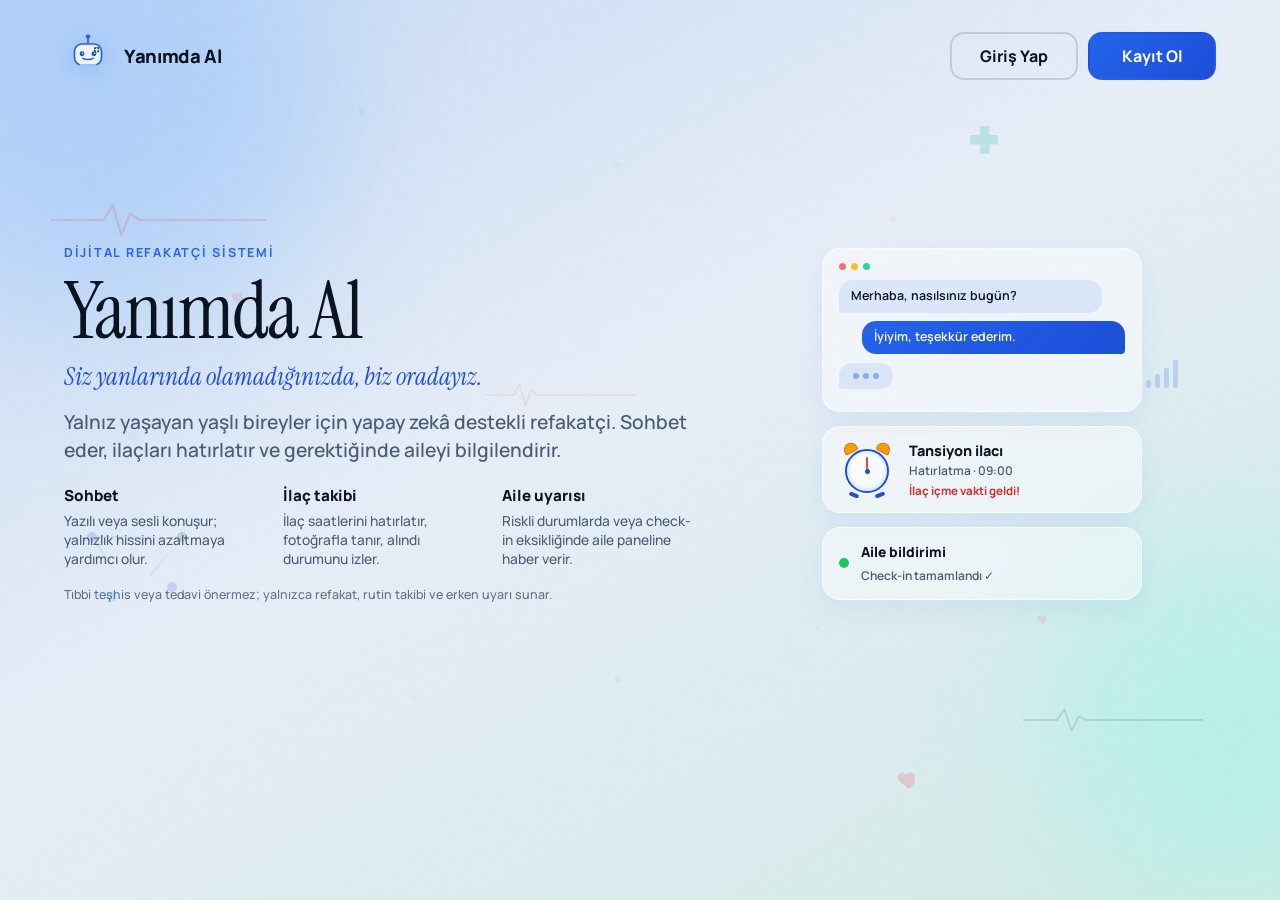
<file: frontend/index.html>
<!DOCTYPE html>
<html lang="tr">

<head>
    <meta charset="UTF-8">
    <meta name="viewport" content="width=device-width, initial-scale=1.0, maximum-scale=1.0, user-scalable=no">
    <title>Yanımda Al - Dijital Refakatçi</title>
    <script>
        // http.server "/" → index.html; oturum yoksa onboarding açılsın
        (function () {
            var userId = localStorage.getItem("user_id");
            var role = localStorage.getItem("user_role");
            if (!userId) {
                window.location.replace("onboarding.html");
                return;
            }
            if (role === "family") {
                window.location.replace("family-dashboard.html");
            }
        })();
    </script>
    <link rel="stylesheet" href="style.css?v=20260721c">
    <link rel="stylesheet" href="recognition.css?v=20260721c">
    <link rel="stylesheet" href="definitions.css?v=20260721c">
</head>

<body>

    <header>
        <h1>Yanımda Al</h1>
    </header>

    <div class="app-container">
        <nav>
            <button class="nav-btn active" id="nav-sohbet" onclick="switchPage('sohbet')"><span>💬</span><span>Sohbet</span></button>
            <button class="nav-btn" id="nav-ilaclar" onclick="switchPage('ilaclar')"><span>💊</span><span>İlaçlarım</span></button>
            <button class="nav-btn" id="nav-durum" onclick="switchPage('durum')"><span>☀️</span><span>Durumum</span></button>
        </nav>

        <div class="history-sidebar" id="historySidebar">
            <div class="history-sidebar-inner">
                <div class="history-sidebar-head">
                    <div class="history-section-title">Sohbetler</div>
                    <button type="button" class="sidebar-collapse-btn" onclick="toggleHistorySidebar()" title="Gizle" aria-label="Gizle">✕</button>
                </div>
                <button type="button" class="history-new-chat" id="historyNewChatBtn">Yeni sohbet</button>
                <div class="history-list" id="history-today"></div>
                <p id="historyEmptyHint" class="history-empty-hint" style="display:none;">Henüz sohbet yok.</p>
            </div>
        </div>
        <button type="button" class="history-reopen-btn is-hidden" id="historyReopenBtn" onclick="openHistorySidebar()" title="Sohbetler">☰</button>
        <div class="sidebar-backdrop" id="sidebarBackdrop" onclick="closeHistorySidebar()"></div>

        <div class="main-content">
            <div class="page active" id="page-sohbet">
                <div class="page-title">💬 Refakatçi Sohbeti</div>
                <div class="chat-container" id="chatScroll">
                    <div class="chat-box" id="chatBox">
                        <div class="chat-msg msg-ai">Merhaba, sesini duymak veya senden haber almak çok güzel. Bugün nasılsın?</div>
                    </div>
                </div>

                <button class="btn btn-voice" id="voiceBtn" onclick="toggleVoice()">
                    🎤 <span id="btnText">Konuşmak İçin Basın</span>
                </button>

                <div class="text-input-container">
                    <input type="text" id="userInput" class="text-input" placeholder="Buraya yazabilirsiniz..." onkeypress="handleKeyPress(event)">
                    <button class="btn btn-send" onclick="sendTextMessage()">Gönder</button>
                </div>
            </div>

            <div class="page" id="page-ilaclar">
                <div class="page-title">📋 Bugünkü İlaçlarım</div>
                <div id="medicationToolbar"></div>
                <div id="medicationList" class="routine-list"></div>
            </div>

            <div class="page" id="page-durum">
                <div class="page-title">☀️ Günlük Sağlık Kontrolü</div>
                <div id="checkinStatusBanner" style="margin-bottom: 15px;"></div>
                <div id="checkinCard" style="text-align: center; display: flex; flex-direction: column; gap: 20px; justify-content: center;">
                    <p id="checkinGreeting" style="font-weight: 600; font-size: 26px;">Ahmet Amca, bugün kendini nasıl hissediyorsun?</p>
                    <button class="btn btn-success" onclick="completeCheckin('Harika!')">😊 Çok İyiyim</button>
                    <button class="btn btn-neutral" style="background: #FFFBEB; color: #B45309; border-color: #FDE68A;" onclick="completeCheckin('Biraz halsizim')">😐 Biraz Halsizim</button>
                </div>

                <div style="margin-top: 25px; flex: 1; display: flex; flex-direction: column; min-height: 0;">
                    <div style="font-weight: 700; font-size: 20px; color: var(--text-muted); margin-bottom: 10px;">
                        📅 Geçmiş Kayıtlar
                    </div>
                    <div class="routine-list" id="checkinHistory" style="overflow-y: auto;">
                        <p style="color: var(--text-muted); font-size: 16px;">Kayıtlar yükleniyor...</p>
                    </div>
                </div>
            </div>
        </div>
    </div>

    <!-- Günlük check-in hatırlatma pop-up'ı -->
    <div id="checkinReminderModal" style="display:none; position:fixed; inset:0; background:rgba(0,0,0,0.5); z-index:1000; align-items:center; justify-content:center;">
        <div style="background:#fff; border-radius:16px; padding:30px; max-width:340px; width:90%; text-align:center; box-shadow:0 10px 40px rgba(0,0,0,0.2);">
            <div style="font-size:48px; margin-bottom:10px;">☀️</div>
            <h2 style="margin:0 0 10px 0; font-size:22px; color:#1F2937;">Lütfen Durumunuzu Güncelleyin</h2>
            <p style="color:#6B7280; font-size:16px; margin-bottom:22px;">Bugün henüz günlük sağlık kontrolünü yapmadınız. Kendinizi nasıl hissettiğinizi bize bildirir misiniz?</p>
            <button class="btn btn-success" style="width:100%; margin-bottom:10px;" onclick="goToCheckinFromReminder()">Şimdi Bildir</button>
            <button class="btn btn-neutral" style="width:100%;" onclick="dismissCheckinReminder()">Daha Sonra</button>
        </div>
    </div>

    <!-- İlaç Ekleme Modal -->
    <div id="medAddModal" class="med-add-modal">
        <div class="med-add-modal-card">
            <div id="medAddFormRoot"></div>
        </div>
    </div>

    <!-- İlaç Hatırlatma Pop-up'ı -->
    <div id="medicationAlertModal" style="display:none; position:fixed; inset:0; background:rgba(0,0,0,0.8); z-index:2000; align-items:center; justify-content:center;">
        <div style="background:#fff; border-radius:16px; padding:30px; max-width:400px; width:90%; text-align:center; box-shadow:0 10px 40px rgba(0,0,0,0.4);">
            <div style="font-size:64px; margin-bottom:10px;">💊</div>
            <h2 id="medAlertTitle" style="margin:0 0 10px 0; font-size:26px; color:#1F2937;">İlaç Saati!</h2>
            <p id="medAlertDesc" style="color:#6B7280; font-size:18px; margin-bottom:22px;">Lütfen ilacınızı alın.</p>
            <div style="display:flex; flex-direction:column; gap:12px;">
                <button class="btn btn-success" style="width:100%; font-size:20px; padding:15px;" onclick="logMedication('taken', 'button')">İçtim</button>
                <button class="btn btn-neutral" style="width:100%; font-size:20px; padding:15px;" onclick="openMedicationCamera()">İlacı Kameraya Göster</button>
                <button class="btn" style="width:100%; font-size:16px; background:#f3f4f6; color:#4b5563; border:none; padding:10px; border-radius:8px; cursor:pointer;" onclick="dismissMedicationAlert()">Daha Sonra Hatırlat</button>
            </div>
        </div>
    </div>

    <script src="config.js?v=20260721c"></script>
    <script src="definitions.js?v=20260721f"></script>
    <script src="recognition.js?v=20260721c"></script>
    <script src="app.js?v=20260721f"></script>
</body>

</html>
</file>
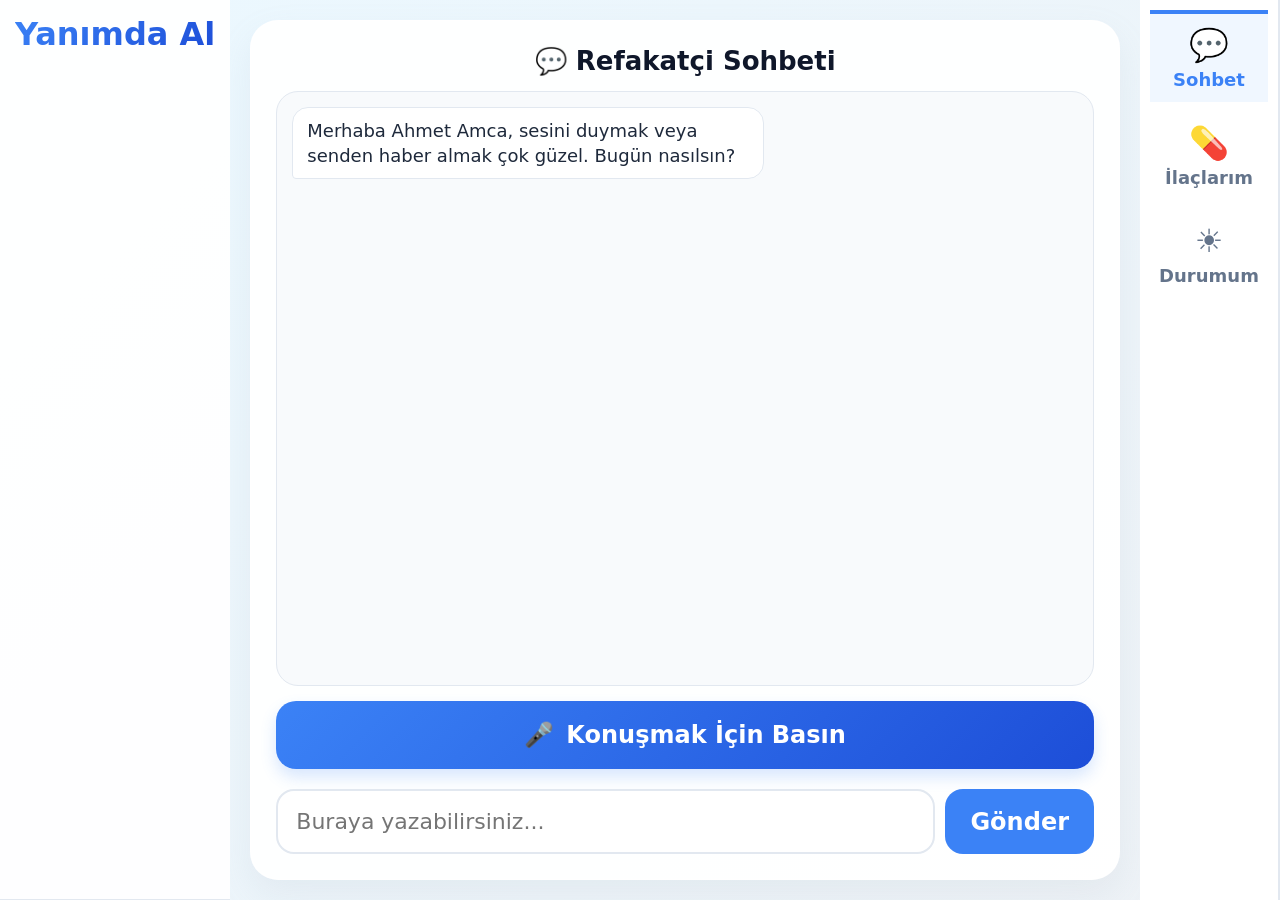
<file: frontend.html>
<!DOCTYPE html>
<html lang="tr">

<head>
    <meta charset="UTF-8">
    <meta name="viewport" content="width=device-width, initial-scale=1.0, maximum-scale=1.0, user-scalable=no">
    <title>Yanımda Al - Dijital Refakatçi</title>
    <style>
        :root {
            --bg-gradient: linear-gradient(135deg, #EBF8FF 0%, #EEF2F6 100%);
            --text-main: #1E293B;
            --text-muted: #64748B;
            --brand-color: #3B82F6;
            --brand-gradient: linear-gradient(135deg, #3B82F6 0%, #1D4ED8 100%);
            --success-color: #10B981;
            --success-gradient: linear-gradient(135deg, #10B981 0%, #047857 100%);
            --warning-color: #EF4444;
            --warning-gradient: linear-gradient(135deg, #EF4444 0%, #B91C1C 100%);
            --card-bg: rgba(255, 255, 255, 0.95);
        }

        * {
            box-sizing: border-box;
            margin: 0;
            padding: 0;
            font-family: 'Inter', system-ui, -apple-system, sans-serif;
        }

        body {
            background: var(--bg-gradient);
            color: var(--text-main);
            height: 100vh;
            overflow: hidden;
            display: flex;
            flex-direction: row;
            /* DEĞİŞTİ */
            font-size: 24px;
        }

        header {
            text-align: center;
            padding: 15px;
            background: var(--card-bg);
            border-bottom: 1px solid #E2E8F0;
        }

        header h1 {
            font-size: 32px;
            font-weight: 800;
            background: var(--brand-gradient);
            -webkit-background-clip: text;
            background-clip: text;
            -webkit-text-fill-color: transparent;
        }

        .main-content {
            flex: 1;
            display: flex;
            justify-content: center;
            align-items: stretch;
            /* DEĞİŞTİ */
            padding: 20px;
            overflow: hidden;
        }

        .page {
            display: none;
            width: 100%;
            max-width: none;
            /* DEĞİŞTİ */
            background: var(--card-bg);
            border-radius: 28px;
            padding: 25px;
            border: 1px solid rgba(255, 255, 255, 0.7);
            box-shadow: 0 15px 35px rgba(148, 163, 184, 0.12);
            height: 100%;
            flex-direction: column;
        }

        .page.active {
            display: flex;
        }

        .page-title {
            font-size: 26px;
            font-weight: 700;
            margin-bottom: 15px;
            color: #0F172A;
            text-align: center;
        }

        .btn {
            display: inline-flex;
            align-items: center;
            justify-content: center;
            gap: 12px;
            padding: 20px;
            font-size: 24px;
            font-weight: 700;
            border: none;
            border-radius: 20px;
            cursor: pointer;
            transition: all 0.2s ease;
        }

        .btn-voice {
            background: var(--brand-gradient);
            color: white;
            box-shadow: 0 8px 16px rgba(59, 130, 246, 0.2);
            width: 100%;
            margin-bottom: 15px;
        }

        .btn-voice.recording {
            background: var(--warning-gradient);
            animation: pulse 1.8s infinite;
        }

        /* YAZI GİRİŞ ALANI GÜNCELLEMESİ */
        .text-input-container {
            display: flex;
            gap: 10px;
            margin-top: 5px;
        }

        .text-input {
            flex: 1;
            padding: 18px;
            font-size: 22px;
            border: 2px solid #E2E8F0;
            border-radius: 18px;
            outline: none;
            color: var(--text-main);
        }

        .text-input:focus {
            border-color: var(--brand-color);
        }

        .btn-send {
            background: var(--brand-color);
            color: white;
            border-radius: 18px;
            padding: 0 25px;
        }

        .btn-success {
            background: var(--success-gradient);
            color: white;
        }

        .btn-neutral {
            background: #F1F5F9;
            color: #475569;
            border: 2px solid #E2E8F0;
        }

        .chat-container {
            flex: 1;
            background: #F8FAFC;
            border-radius: 22px;
            padding: 15px;
            border: 1px solid #E2E8F0;
            margin-bottom: 15px;
            overflow-y: auto;
            min-height: 0;
            /* kritik fix */
        }

        .chat-msg {
            padding: 10px 14px;
            border-radius: 16px;
            font-size: 18px;
            line-height: 1.4;

            display: block;
            width: fit-content;
            max-width: 60%;

            word-break: break-word;
            overflow-wrap: break-word;
        }

        .chat-box {
            display: flex;
            flex-direction: column;
            gap: 10px;

            align-items: stretch;
            /* önemli */
        }

        .msg-ai {
            background: #FFFFFF;
            color: #1E293B;
            border-bottom-left-radius: 4px;
            border: 1px solid #E2E8F0;
            align-self: flex-start;
        }

        .msg-user {
            background: #DCEFFE;
            color: #1E40AF;
            border-bottom-right-radius: 4px;
            align-self: flex-end;
        }

        .routine-list {
            display: flex;
            flex-direction: column;
            gap: 15px;
            overflow-y: auto;
            flex: 1;
        }

        .routine-item {
            display: flex;
            align-items: center;
            justify-content: space-between;
            padding: 15px;
            background: #FFFFFF;
            border: 1px solid #E2E8F0;
            border-radius: 20px;
        }

        .routine-item.done {
            background: #F0FDF4;
            border-color: #BBF7D0;
        }

        nav {
            width: 140px;
            background: #FFFFFF;
            border-right: 2px solid #E2E8F0;
            border-top: none;
            /* kaldır */
            display: flex;
            flex-direction: column;
            padding: 10px;
            gap: 10px;
        }

        .nav-btn {
            flex: none;
            background: none;
            border: none;
            font-size: 18px;
            font-weight: 700;
            color: var(--text-muted);
            cursor: pointer;
            display: flex;
            flex-direction: column;
            align-items: center;
            justify-content: center;
            gap: 5px;
            padding: 12px;
        }

        .nav-btn span:first-child {
            font-size: 32px;
        }

        .nav-btn.active {
            color: var(--brand-color);
            background: #F0F7FF;
            border-top: 4px solid var(--brand-color);
        }

        @keyframes pulse {
            0% {
                transform: scale(1);
            }

            50% {
                transform: scale(1.02);
            }

            100% {
                transform: scale(1);
            }
        }
    </style>
</head>

<body>

    <header>
        <h1>Yanımda Al</h1>
    </header>

    <div class="main-content">
        <!-- 1. SAYFA: SOHBET -->
        <div class="page active" id="page-sohbet">
            <div class="page-title">💬 Refakatçi Sohbeti</div>
            <div class="chat-container" id="chatScroll">
                <div class="chat-box" id="chatBox">
                    <div class="chat-msg msg-ai">Merhaba Ahmet Amca, sesini duymak veya senden haber almak çok güzel.
                        Bugün nasılsın?</div>
                </div>
            </div>

            <!-- Sesli Arayüz Butonu -->
            <button class="btn btn-voice" id="voiceBtn" onclick="toggleVoice()">
                🎤 <span id="btnText">Konuşmak İçin Basın</span>
            </button>

            <!-- YAZILI INTERAKTIF ALAN -->
            <div class="text-input-container">
                <input type="text" id="userInput" class="text-input" placeholder="Buraya yazabilirsiniz..."
                    onkeypress="handleKeyPress(event)">
                <button class="btn btn-send" onclick="sendTextMessage()">Gönder</button>
            </div>
        </div>

        <!-- 2. SAYFA: İLAÇLAR -->
        <div class="page" id="page-ilaclar">
            <div class="page-title">📋 Bugünkü İlaçlarım</div>
            <div class="routine-list">
                <div class="routine-item" id="med1">
                    <div>
                        <strong style="display:block; font-size:22px;">💊 Tansiyon İlacı</strong>
                        <span style="font-size: 16px; color: var(--text-muted);">Sabah • Saat 09:00</span>
                    </div>
                    <button class="btn btn-success" style="width:auto; padding: 10px 20px; font-size: 18px;"
                        onclick="takeMed('med1')">İçtim</button>
                </div>
                <div class="routine-item" id="med2">
                    <div>
                        <strong style="display:block; font-size:22px;">📸 Vitamin Takviyesi</strong>
                        <span style="font-size: 16px; color: var(--text-muted);">Akşam • Saat 20:00</span>
                    </div>
                    <div style="display:flex; gap: 8px;">
                        <button class="btn btn-neutral" style="width:auto; padding: 10px 20px; font-size: 18px;"
                            onclick="simulatePhoto()">Kamerayla Çek</button>
                        <button class="btn btn-success" style="width:auto; padding: 10px 20px; font-size: 18px;"
                            onclick="takeMed('med2')">İçtim</button>
                    </div>
                </div>
            </div>
        </div>

        <!-- 3. SAYFA: DURUM -->
        <div class="page" id="page-durum">
            <div class="page-title">☀️ Günlük Sağlık Kontrolü</div>
            <div id="checkinCard"
                style="text-align: center; display: flex; flex-direction: column; gap: 20px; justify-content: center; height: 100%;">
                <p style="font-weight: 600; font-size: 26px;">Ahmet Amca, bugün kendini nasıl hissediyorsun?</p>
                <button class="btn btn-success" onclick="completeCheckin('Harika!')">😊 Çok İyiyim</button>
                <button class="btn btn-neutral" style="background: #FFFBEB; color: #B45309; border-color: #FDE68A;"
                    onclick="completeCheckin('Biraz halsizim')">😐 Biraz Halsizim</button>
            </div>
        </div>
    </div>

    <nav>
        <button class="nav-btn active" id="nav-sohbet"
            onclick="switchPage('sohbet')"><span>💬</span><span>Sohbet</span></button>
        <button class="nav-btn" id="nav-ilaclar"
            onclick="switchPage('ilaclar')"><span>💊</span><span>İlaçlarım</span></button>
        <button class="nav-btn" id="nav-durum"
            onclick="switchPage('durum')"><span>☀️</span><span>Durumum</span></button>
    </nav>

    <script>
        let isRecording = false;
        let mediaRecorder = null;
        let audioChunks = [];
        let stream = null;

        const voiceBtn = document.getElementById('voiceBtn');
        const btnText = document.getElementById('btnText');
        const chatBox = document.getElementById('chatBox');
        const chatScroll = document.getElementById('chatScroll');
        const userInput = document.getElementById('userInput');

        const API_BASE_URL = "http://127.0.0.1:8000/api";
        function switchPage(pageId) {
            document.querySelectorAll('.page').forEach(page => page.classList.remove('active'));
            document.querySelectorAll('.nav-btn').forEach(btn => btn.classList.remove('active'));
            document.getElementById(`page-${pageId}`).classList.add('active');
            document.getElementById(`nav-${pageId}`).classList.add('active');
        }

        // 1. Yazılı Mesaj Gönderme Fonksiyonu
        async function sendTextMessage() {
            const text = userInput.value.trim();
            if (!text) return;

            // Kullanıcı mesajını ekrana bas ve input'u temizle
            addChatMessage(text, "user");
            userInput.value = "";

            try {
                const response = await fetch(`${API_BASE_URL}/text-chat`, {
                    method: "POST",
                    headers: { "Content-Type": "application/json" },
                    body: JSON.stringify({ message: text })
                });
                const data = await response.json();
                addChatMessage(data.ai_response, "ai");
            } catch (error) {
                console.error(error);
                addChatMessage("Bağlantı hatası oluştu Ahmet Amca.", "ai");
            }
        }

        function handleKeyPress(event) {
            if (event.key === "Enter") {
                sendTextMessage();
            }
        }

        async function toggleVoice() {

            // KAYDI BAŞLAT
            if (!isRecording) {

                try {

                    stream = await navigator.mediaDevices.getUserMedia({
                        audio: true
                    });

                    audioChunks = [];

                    mediaRecorder = new MediaRecorder(stream);

                    mediaRecorder.ondataavailable = (event) => {
                        if (event.data.size > 0)
                            audioChunks.push(event.data);
                    };

                    mediaRecorder.onstop = async () => {

                        const audioBlob = new Blob(audioChunks, {
                            type: "audio/webm"
                        });

                        console.log("Ses Boyutu:", audioBlob.size);

                        if (audioBlob.size < 1000) {
                            addChatMessage("Ses kaydedilemedi.", "ai");
                            return;
                        }

                        const formData = new FormData();

                        formData.append(
                            "file",
                            audioBlob,
                            "audio.webm"
                        );

                        try {

                            const response = await fetch(
                                `${API_BASE_URL}/voice-chat`,
                                {
                                    method: "POST",
                                    body: formData
                                }
                            );

                            const data = await response.json();

                            addChatMessage(data.user_transcription, "user");
                            addChatMessage(data.ai_response, "ai");

                        } catch (err) {

                            console.error(err);

                            addChatMessage(
                                "Sunucuya bağlanılamadı.",
                                "ai"
                            );
                        }

                        stream.getTracks().forEach(track => track.stop());

                    };

                    mediaRecorder.start();

                    isRecording = true;

                    voiceBtn.classList.add("recording");

                    btnText.innerText = "Dinliyorum...";

                }
                catch (err) {

                    console.error(err);

                    alert("Mikrofona erişim izni verilmedi.");

                }

            }

            // KAYDI DURDUR
            else {

                isRecording = false;

                voiceBtn.classList.remove("recording");

                btnText.innerText = "Konuşmak İçin Basın";

                mediaRecorder.stop();

            }

        }

        function addChatMessage(text, sender) {
            const msgDiv = document.createElement('div');
            msgDiv.className = `chat-msg msg-${sender}`;
            msgDiv.innerText = text;
            chatBox.appendChild(msgDiv);
            chatScroll.scrollTop = chatScroll.scrollHeight;
        }

        async function completeCheckin(mood) {
            try {
                await fetch(`${API_BASE_URL}/checkin`, {
                    method: "POST",
                    headers: { "Content-Type": "application/json" },
                    body: JSON.stringify({ mood: mood })
                });
                document.getElementById('checkinCard').innerHTML = `
                    <span style="font-size: 64px;">✔️</span>
                    <h2 style="color: var(--success-color); font-size: 30px; font-weight: 800;">Durumunuz Bildirildi</h2>
                    <p style="font-size: 20px; color: var(--text-muted); margin-top: 8px;">Aileniz harika olduğunuzu biliyor!</p>
                `;
                addChatMessage(`Günlük sağlık kontrolü yapıldı: ${mood}`, "user");
            } catch (error) { alert("Bağlantı hatası."); }
        }

        async function takeMed(id) {
            try {
                await fetch(`${API_BASE_URL}/medication`, {
                    method: "POST",
                    headers: { "Content-Type": "application/json" },
                    body: JSON.stringify({ med_id: id })
                });
                const item = document.getElementById(id);
                item.classList.add('done');
                item.querySelectorAll('button').forEach(btn => btn.style.display = 'none');
                const checkMark = document.createElement('span');
                checkMark.innerText = "✓ Tamamlandı";
                checkMark.style.color = "var(--success-color)";
                checkMark.style.fontWeight = "700";
                item.appendChild(checkMark);
            } catch (error) { alert("Bağlantı hatası."); }
        }

        async function simulatePhoto() {
            const formData = new FormData();
            formData.append("file", new Blob(), "photo.jpg");
            try {
                const response = await fetch(`${API_BASE_URL}/medication/recognize`, { method: "POST", body: formData });
                const data = await response.json();
                alert(`📷 ${data.recognized_med} kutusu başarıyla doğrulandı!`);
                takeMed('med2');
            } catch (error) { alert("Bağlantı hatası."); }
        }
    </script>
</body>

</html>
</file>
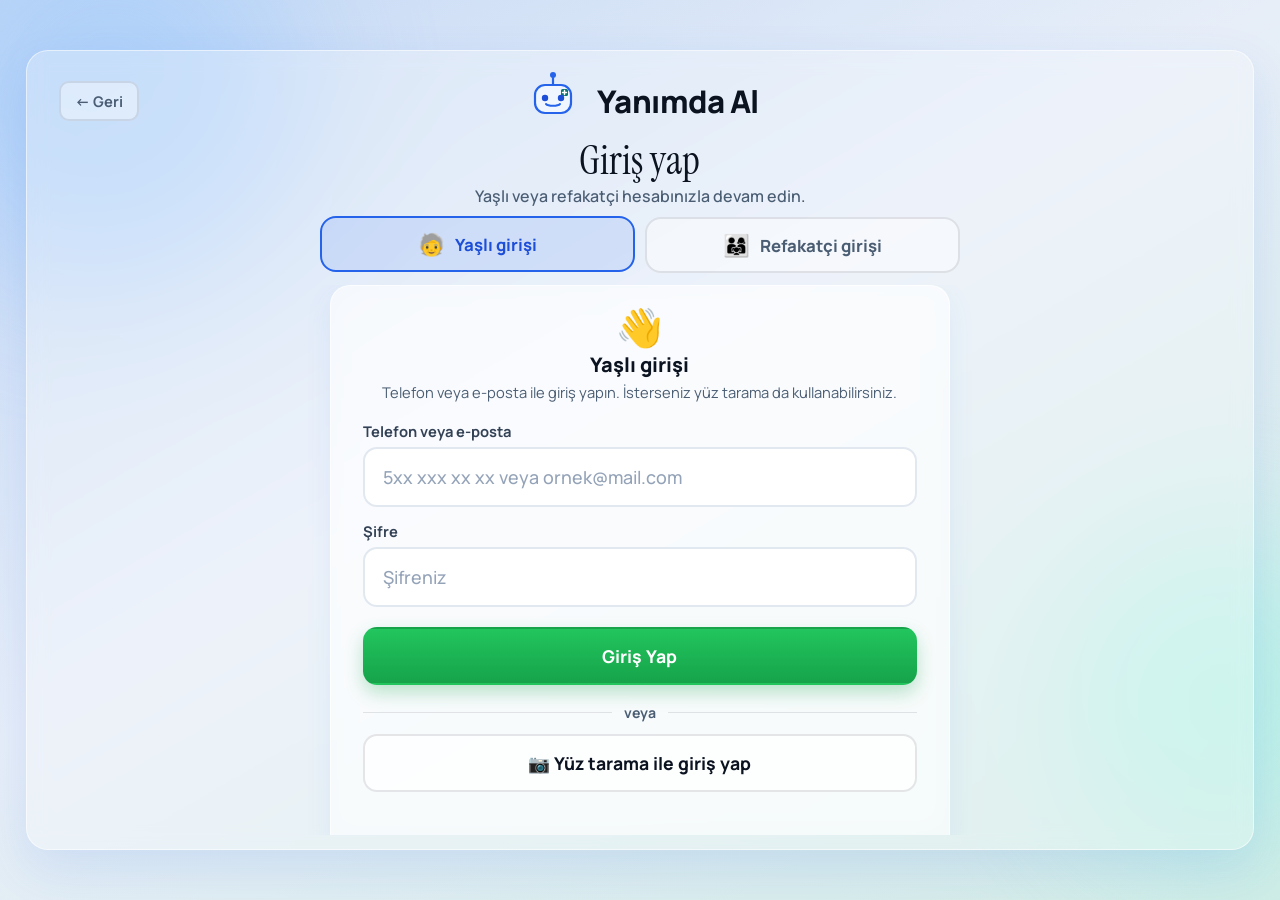
<file: frontend/family-dashboard.html>
<!DOCTYPE html>
<html lang="tr">
<head>
    <meta charset="UTF-8">
    <meta name="viewport" content="width=device-width, initial-scale=1.0">
    <title>Yanımda Al - Refakatçi Paneli</title>
    <link rel="stylesheet" href="sheet.css">
    <link rel="stylesheet" href="family-dashboard.css">
    <link rel="stylesheet" href="definitions.css">
    <link rel="stylesheet" href="https://cdnjs.cloudflare.com/ajax/libs/font-awesome/6.0.0/css/all.min.css">
</head>
<body>

    <div class="dashboard-layout">
        <div class="sidebar">
            <h2>Yanımda Al</h2>
            <p style="text-align: center; font-size: 14px; color: #94A3B8;" id="welcome-family">Yükleniyor...</p>
            <hr style="border: 0; border-top: 1px solid #334155; margin: 20px 0;">
            <ul class="sidebar-menu">
                <li class="active" onclick="switchDashboardTab('summary')"><i class="fas fa-chart-pie"></i> Mevcut Durum</li>
                <li onclick="switchDashboardTab('history')"><i class="fas fa-history"></i> Geçmiş Durumlar</li>
                <li onclick="switchDashboardTab('medications')"><i class="fas fa-pills"></i> İlaç Yönetimi</li>
                <li onclick="switchDashboardTab('settings')"><i class="fas fa-cog"></i> Ayarlar</li>
                <li onclick="handleLogout()" style="margin-top: 60px; color: #EF4444;"><i class="fas fa-sign-out-alt"></i> Çıkış Yap</li>
            </ul>
        </div>

        <div class="main-content">
            <div class="header-bar clearfix">
                <div class="header-title-container">
                    <h1 style="font-size: 24px; color: var(--text-main); font-weight: 700;" id="elderly-title">Takip Edilen: ...</h1>
                </div>
                <div class="header-status-container">
                    <span class="status-badge status-good" id="live-connection">
                        <i class="fas fa-circle" style="font-size: 8px; color: #22C55E; margin-right: 5px;"></i> Çevrimiçi
                    </span>
                </div>
            </div>

            <div id="critical-alert-banner" class="critical-alert-banner" hidden>
                <div class="critical-alert-inner">
                    <div class="critical-alert-text">
                        <strong><i class="fas fa-exclamation-triangle"></i> ACİL DURUM UYARISI</strong>
                        <p id="critical-alert-description">Yakınınız için kritik bir sağlık olayı bildirildi.</p>
                    </div>
                    <button type="button" class="critical-alert-dismiss" id="critical-alert-dismiss">Gördüm</button>
                </div>
            </div>

            <div id="sec-summary" class="dashboard-section">
                <div class="grid-stats">
                    <div class="stat-card-wrapper">
                        <div class="stat-card clearfix">
                            <div class="stat-icon" style="color: #EF4444;"><i class="fas fa-heartbeat"></i></div>
                            <div class="stat-info">
                                <p style="color: var(--text-muted); margin: 0; font-size: 14px;">Son Durum</p>
                                <h3 style="margin: 4px 0; color: var(--text-main);" id="health-status">Normal</h3>
                            </div>
                        </div>
                    </div>
                    <div class="stat-card-wrapper">
                        <div class="stat-card clearfix">
                            <div class="stat-icon" style="color: #10B981;"><i class="fas fa-pills"></i></div>
                            <div class="stat-info">
                                <p style="color: var(--text-muted); margin: 0; font-size: 14px;">İlaç Uyumu</p>
                                <h3 style="margin: 4px 0; color: var(--text-main);" id="pill-status">%100 Alındı</h3>
                            </div>
                        </div>
                    </div>
                    <div class="stat-card-wrapper">
                        <div class="stat-card clearfix">
                            <div class="stat-icon" style="color: #F59E0B;"><i class="fas fa-walking"></i></div>
                            <div class="stat-info">
                                <p style="color: var(--text-muted); margin: 0; font-size: 14px;">Günlük Aktivite</p>
                                <h3 style="margin: 4px 0; color: var(--text-main);" id="activity-status">Hareketsiz</h3>
                            </div>
                        </div>
                    </div>
                </div>

                <div class="panel-section" id="med-alerts-panel" style="display:none; margin-top: 20px; border-left: 4px solid #EF4444;">
                    <h3 style="color: var(--text-main); font-weight: 600;"><i class="fas fa-exclamation-triangle" style="color: #EF4444; margin-right: 8px;"></i> İlaç Uyarıları</h3>
                    <div id="med-alerts-list"></div>
                </div>

                <div class="panel-section" style="margin-top: 20px;">
                    <h3 style="color: var(--text-main); font-weight: 600;"><i class="fas fa-chart-line" style="color: var(--brand-color); margin-right: 8px;"></i> Haftalık İlaç Uyumu</h3>
                    <div id="weekly-trend-chart" style="margin-top: 12px;"></div>
                </div>

                <div class="panel-section" style="margin-top: 20px;">
                    <h3 style="color: var(--text-main); font-weight: 600;"><i class="fas fa-bell" style="color: #F59E0B; margin-right: 8px;"></i> Yapay Zeka Günlük Özeti</h3>
                    <p style="line-height: 1.7; color: var(--text-main); margin-top: 15px; font-size: 15px;" id="ai-summary">
                        Bugün Ahmet Amca ilaçlarını zamanında aldı. Öğleden sonra odada normalden biraz daha uzun süre hareketsiz kaldı ancak şu an genel durumu iyi görünüyor.
                    </p>
                </div>
            </div>

            <div id="sec-history" class="dashboard-section" style="display: none;">
                <div class="panel-section">
                    <h3 style="color: var(--text-main); font-weight: 600;"><i class="fas fa-calendar-alt" style="margin-right: 8px; color: var(--brand-color);"></i> Geçmiş Loglar ve Olay Durumları</h3>
                    <p style="color: var(--text-muted); margin-top: 5px; font-size: 14px;">Yaşlınızın gün içindeki tüm hareket ve tetiklenme geçmişi:</p>
                    
                    <table class="table-history">
                        <thead>
                            <tr>
                                <th>Tarih / Saat</th>
                                <th>Olay / Kategori</th>
                                <th>Durum</th>
                                <th>Açıklama</th>
                            </tr>
                        </thead>
                        <tbody id="history-table-body">
                            <tr><td colspan="4">Kayıtlar yükleniyor...</td></tr>
                        </tbody>
                    </table>
                </div>
            </div>

            <div id="sec-medications" class="dashboard-section" style="display: none;">
                <div class="panel-section">
                    <h3 style="color: var(--text-main); font-weight: 600;"><i class="fas fa-pills" style="margin-right: 8px; color: var(--brand-color);"></i> İlaç Tanımlama</h3>
                    <p style="color: var(--text-muted); margin-bottom: 20px; font-size: 14px;">Yakınınızın ilaçlarını ve hatırlatma saatlerini buradan tanımlayabilirsiniz.</p>
                    <div id="familyMedFormRoot"></div>
                    <div id="familyMedListRoot"></div>
                </div>
            </div>

            <div id="sec-settings" class="dashboard-section" style="display: none;">
                <div class="panel-section">
                    <h3 style="color: var(--text-main); font-weight: 600;"><i class="fas fa-sliders-h" style="margin-right: 8px; color: var(--brand-color);"></i> Refakatçi Ayarları</h3>
                    <p style="color: var(--text-muted); margin-bottom: 20px; font-size: 14px;">Bildirim ve eşleşme ayarlarını buradan yönetebilirsiniz.</p>
                    <button class="btn btn-primary" style="max-width: 220px; padding: 12px 20px; border-radius: 12px;">SMS Bildirimlerini Aç</button>
                </div>
            </div>

        </div>
    </div>

    <script src="config.js"></script>
    <script src="definitions.js?v=20260721f"></script>
    <script src="dashboard.js?v=20260721f"></script>
</body>
</html>
</file>
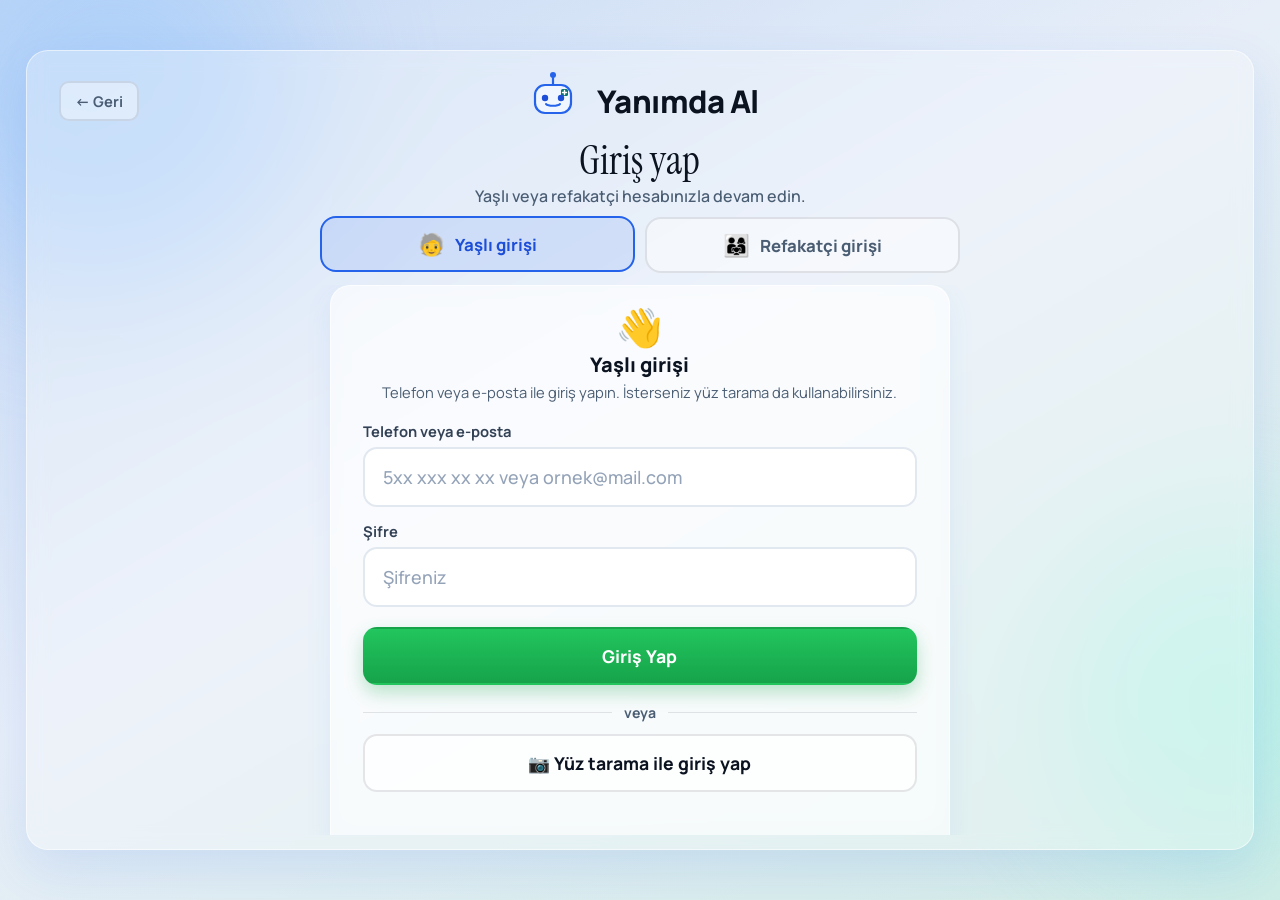
<file: frontend/login.html>
<!DOCTYPE html>
<html lang="tr">
<head>
    <meta charset="UTF-8">
    <meta name="viewport" content="width=device-width, initial-scale=1.0">
    <title>Yanımda Al — Giriş Yap</title>
    <link rel="preconnect" href="https://fonts.googleapis.com">
    <link rel="preconnect" href="https://fonts.gstatic.com" crossorigin>
    <link href="https://fonts.googleapis.com/css2?family=Manrope:wght@500;600;700;800&family=Instrument+Serif:ital@0;1&display=swap" rel="stylesheet">
    <link rel="stylesheet" href="login.css?v=20260721l2">
</head>
<body class="login-page">
    <div class="ambient" aria-hidden="true">
        <span class="orb orb-a"></span>
        <span class="orb orb-b"></span>
    </div>

    <div class="login-shell">
        <header class="login-top">
            <a class="login-back" href="onboarding.html" aria-label="Geri — Ana sayfa">← Geri</a>
            <div class="login-brand-center">
                <svg viewBox="0 0 64 64" fill="none" aria-hidden="true">
                    <circle cx="32" cy="6" r="3" fill="#2563eb"/>
                    <path d="M32 9 V16" stroke="#2563eb" stroke-width="2.2" stroke-linecap="round"/>
                    <rect x="14" y="16" width="36" height="28" rx="10" fill="#eff6ff" stroke="#2563eb" stroke-width="2.2"/>
                    <rect x="40" y="20" width="7" height="7" rx="1.5" fill="#0f766e"/>
                    <path d="M43.5 21.5 V25.5 M41.5 23.5 H45.5" stroke="#fff" stroke-width="1.4" stroke-linecap="round"/>
                    <circle cx="24" cy="29" r="3.2" fill="#1d4ed8"/>
                    <circle cx="40" cy="29" r="3.2" fill="#1d4ed8"/>
                    <path d="M25 35c2.2 2.4 11.8 2.4 14 0" stroke="#2563eb" stroke-width="2" stroke-linecap="round"/>
                </svg>
                <span>Yanımda Al</span>
            </div>
            <span class="login-top-spacer" aria-hidden="true"></span>
        </header>

        <section class="login-hero">
            <h1>Giriş yap</h1>
            <p>Yaşlı veya refakatçi hesabınızla devam edin.</p>
        </section>

        <div class="login-tabs" role="tablist" aria-label="Giriş türü">
            <button type="button" class="login-tab active" id="tab-btn-elderly" role="tab" aria-selected="true" onclick="switchAuthTab('elderly')">
                <span class="tab-emoji" aria-hidden="true">🧓</span>
                Yaşlı girişi
            </button>
            <button type="button" class="login-tab" id="tab-btn-family" role="tab" aria-selected="false" onclick="switchAuthTab('family')">
                <span class="tab-emoji" aria-hidden="true">👨‍👩‍👧</span>
                Refakatçi girişi
            </button>
        </div>

        <div class="login-panels">
            <!-- YAŞLI -->
            <section id="tab-elderly" class="login-panel active" role="tabpanel">
                <div class="login-card">
                    <div class="card-emoji" aria-hidden="true"><span class="emoji-bounce">👋</span></div>
                    <h2>Yaşlı girişi</h2>
                    <p class="hint">Telefon veya e-posta ile giriş yapın. İsterseniz yüz tarama da kullanabilirsiniz.</p>

                    <form id="elderly-login-form" class="login-form" novalidate onsubmit="loginWithCredentials(event)">
                        <div class="field">
                            <label for="elderly-login-contact">Telefon veya e-posta</label>
                            <input id="elderly-login-contact" type="text" inputmode="email" placeholder="5xx xxx xx xx veya ornek@mail.com" autocomplete="username" required>
                        </div>
                        <div class="field">
                            <label for="elderly-login-password">Şifre</label>
                            <input id="elderly-login-password" type="password" placeholder="Şifreniz" autocomplete="current-password" required>
                        </div>
                        <button type="submit" class="btn btn-success login-submit">Giriş Yap</button>
                    </form>

                    <div class="login-divider" aria-hidden="true"><span>veya</span></div>

                    <button type="button" class="btn btn-ghost face-login-btn" id="face-login-toggle" onclick="toggleFaceLoginPanel()">
                        📷 Yüz tarama ile giriş yap
                    </button>

                    <div id="face-login-panel" class="face-login-panel" hidden>
                        <div class="cam-stage" id="cam-stage">
                            <video id="webcam" autoplay playsinline muted></video>
                            <div id="face-scan-overlay" class="face-scan-overlay" hidden aria-live="polite">
                                <div class="scan-bucket" aria-hidden="true">
                                    <div class="bucket-body">
                                        <div class="bucket-water" id="face-scan-water">
                                            <span class="water-wave"></span>
                                            <span class="water-wave w2"></span>
                                        </div>
                                    </div>
                                    <div class="bucket-rim"></div>
                                    <div class="bucket-handle"></div>
                                </div>
                                <div class="scan-pct" id="face-scan-pct">0%</div>
                                <p class="scan-label" id="face-scan-label">Tarama başlıyor…</p>
                            </div>
                        </div>
                        <p id="face-status" class="login-status" role="status">Kamera kapalı.</p>
                        <div class="face-login-actions">
                            <button type="button" class="btn btn-ghost" id="face-cam-open-btn" onclick="initWebcam()">Kamerayı aç</button>
                            <button type="button" class="btn btn-primary" id="face-scan-btn" onclick="startFaceRecognition()">Yüzü tara</button>
                        </div>
                    </div>

                    <p id="elderly-login-status" class="login-status" role="alert" aria-live="assertive"></p>
                </div>

                <p class="login-footer">
                    Hesabınız yok mu? <a href="register.html">Yeni hesap oluştur</a>
                </p>
            </section>

            <!-- AİLE / REFAKATÇİ -->
            <section id="tab-family" class="login-panel" role="tabpanel" hidden>
                <div class="login-card">
                    <div class="card-emoji" aria-hidden="true"><span class="emoji-bounce delay">💙</span></div>
                    <h2>Refakatçi girişi</h2>
                    <p class="hint">Aile paneline telefon veya e-posta ve şifrenizle girin.</p>

                    <form id="family-login-form" class="login-form" novalidate onsubmit="handleFamilyLogin(event)">
                        <div class="field">
                            <label for="family-login-contact">Telefon veya e-posta</label>
                            <input id="family-login-contact" type="text" inputmode="email" placeholder="5xx xxx xx xx veya ornek@mail.com" autocomplete="username" required>
                        </div>
                        <div class="field">
                            <label for="login-password">Şifre</label>
                            <input id="login-password" type="password" placeholder="Şifreniz" autocomplete="current-password" required>
                        </div>
                        <button type="submit" class="btn btn-success login-submit">Giriş Yap</button>
                    </form>

                    <p id="family-login-status" class="login-status" role="alert" aria-live="assertive"></p>
                </div>

                <p class="login-footer">
                    Hesabınız yok mu? <a href="register.html">Yeni hesap oluştur</a>
                </p>
            </section>
        </div>
    </div>

    <script src="config.js"></script>
    <script src="authorization.js?v=20260721l2"></script>
    <script src="login.js?v=20260721l2"></script>
</body>
</html>
</file>
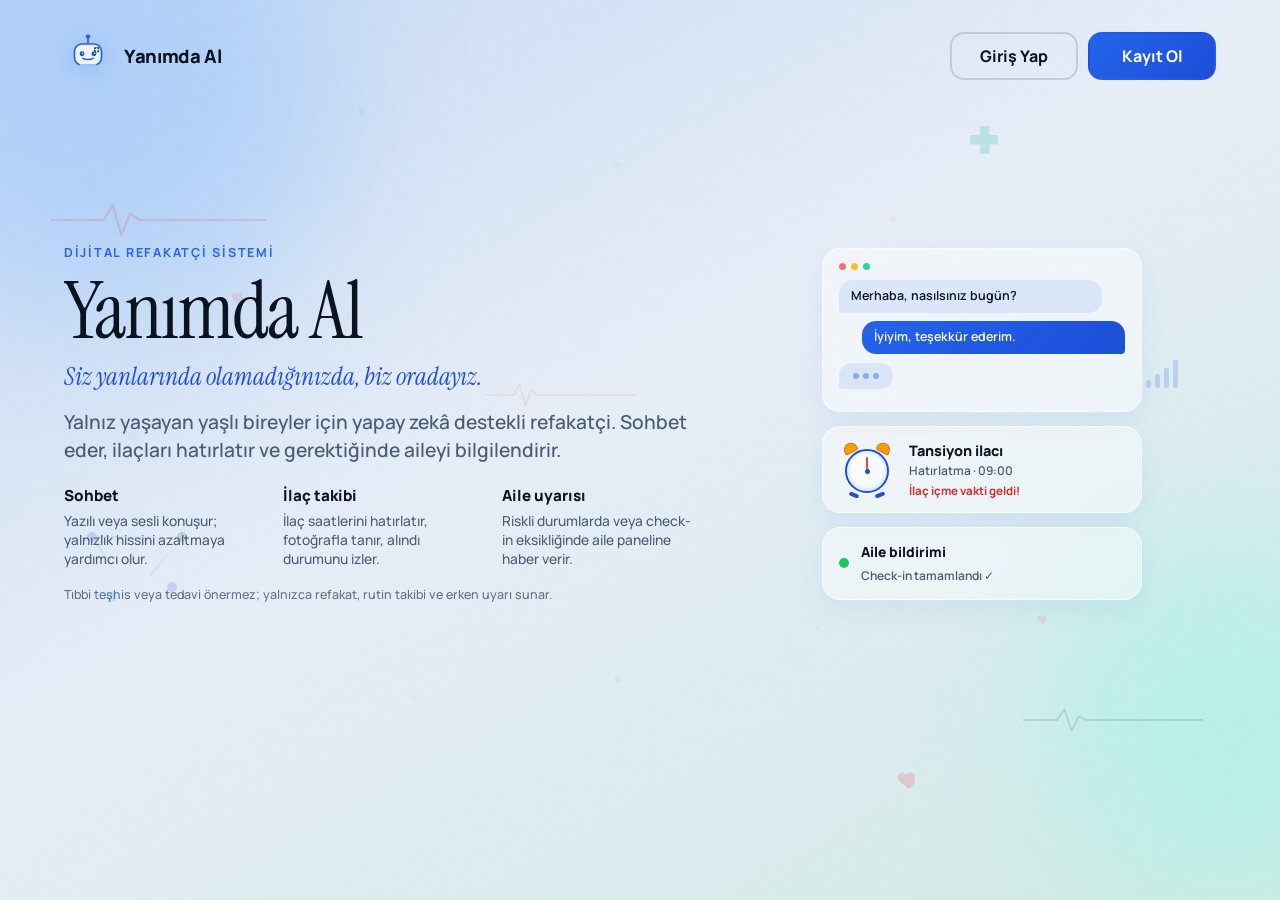
<file: frontend/onboarding.html>
﻿<!DOCTYPE html>
<html lang="tr">
<head>
    <meta charset="UTF-8">
    <meta name="viewport" content="width=device-width, initial-scale=1.0">
    <title>Yanımda Al — Dijital Refakatçi</title>
    <link rel="preconnect" href="https://fonts.googleapis.com">
    <link rel="preconnect" href="https://fonts.gstatic.com" crossorigin>
    <link href="https://fonts.googleapis.com/css2?family=Manrope:wght@500;600;700;800&family=Instrument+Serif:ital@0;1&display=swap" rel="stylesheet">
    <link rel="stylesheet" href="onboarding.css?v=20260721o">
</head>
<body class="onboarding-page">
    <div class="ambient" aria-hidden="true">
        <span class="orb orb-a"></span>
        <span class="orb orb-b"></span>
        <span class="grain"></span>

        <!-- Arka plan: sağlık + teknoloji motifleri -->
        <div class="bg-motifs">
            <svg class="motif motif-ecg" viewBox="0 0 200 40" fill="none">
                <path d="M0 20 H40 L48 20 L56 6 L64 34 L72 14 L80 20 H200" stroke="currentColor" stroke-width="2" stroke-linecap="round" stroke-linejoin="round"/>
            </svg>
            <svg class="motif motif-ecg motif-ecg-b" viewBox="0 0 200 40" fill="none">
                <path d="M0 20 H30 L38 20 L46 8 L54 32 L62 16 L70 20 H200" stroke="currentColor" stroke-width="2" stroke-linecap="round" stroke-linejoin="round"/>
            </svg>
            <svg class="motif motif-ecg motif-ecg-c" viewBox="0 0 160 36" fill="none">
                <path d="M0 18 H24 L30 18 L36 6 L42 30 L48 12 L54 18 H160" stroke="currentColor" stroke-width="2" stroke-linecap="round" stroke-linejoin="round"/>
            </svg>
            <div class="motif motif-nodes">
                <span></span><span></span><span></span><span></span>
                <i></i><i></i><i></i>
            </div>
            <div class="motif motif-cross"></div>
            <div class="motif motif-signal"><i></i><i></i><i></i><i></i></div>
            <div class="motif motif-heart"></div>
            <div class="motif motif-heart motif-heart-b"></div>
            <div class="motif motif-heart motif-heart-c"></div>
            <div class="motif motif-dots">
                <i></i><i></i><i></i><i></i><i></i><i></i><i></i><i></i>
            </div>
        </div>
    </div>

    <div class="kiosk">
        <header class="kiosk-bar">
            <div class="kiosk-brand-lockup">
                <span class="robot-logo" aria-hidden="true">
                    <svg viewBox="0 0 64 64" fill="none" xmlns="http://www.w3.org/2000/svg">
                        <!-- antenna -->
                        <circle class="robot-antenna-tip" cx="32" cy="6" r="3" fill="#2563eb"/>
                        <path d="M32 9 V16" stroke="#2563eb" stroke-width="2.2" stroke-linecap="round"/>
                        <!-- head -->
                        <rect x="14" y="16" width="36" height="28" rx="10" fill="#eff6ff" stroke="#2563eb" stroke-width="2.2"/>
                        <!-- medical cross badge -->
                        <rect x="40" y="20" width="7" height="7" rx="1.5" fill="#0f766e"/>
                        <path d="M43.5 21.5 V25.5 M41.5 23.5 H45.5" stroke="#fff" stroke-width="1.4" stroke-linecap="round"/>
                        <!-- eyes -->
                        <circle class="robot-eye" cx="24" cy="29" r="3.2" fill="#1d4ed8"/>
                        <circle class="robot-eye" cx="40" cy="29" r="3.2" fill="#1d4ed8"/>
                        <circle cx="24.8" cy="28.2" r="1" fill="#fff"/>
                        <circle cx="40.8" cy="28.2" r="1" fill="#fff"/>
                        <!-- smile -->
                        <path d="M25 35c2.2 2.4 11.8 2.4 14 0" stroke="#2563eb" stroke-width="2" stroke-linecap="round"/>
                        <!-- body hint -->
                        <path d="M22 44 H42" stroke="#93c5fd" stroke-width="2.5" stroke-linecap="round"/>
                    </svg>
                </span>
                <span class="kiosk-logo">Yanımda Al</span>
            </div>
            <nav class="kiosk-actions" aria-label="Hesap">
                <a class="kiosk-btn kiosk-btn-ghost" href="login.html">Giriş Yap</a>
                <a class="kiosk-btn kiosk-btn-solid" href="register.html">Kayıt Ol</a>
            </nav>
        </header>

        <main class="kiosk-body">
            <div class="copy-col">
                <p class="eyebrow">Dijital refakatçi sistemi</p>
                <h1 class="brand">Yanımda&nbsp;Al</h1>
                <p class="slogan">Siz yanlarında olamadığınızda, biz oradayız.</p>
                <p class="lead">
                    Yalnız yaşayan yaşlı bireyler için yapay zekâ destekli refakatçi.
                    Sohbet eder, ilaçları hatırlatır ve gerektiğinde aileyi bilgilendirir.
                </p>

                <div class="explain" aria-label="Ne yapar?">
                    <div class="explain-item">
                        <strong>Sohbet</strong>
                        <span>Yazılı veya sesli konuşur; yalnızlık hissini azaltmaya yardımcı olur.</span>
                    </div>
                    <div class="explain-item">
                        <strong>İlaç takibi</strong>
                        <span>İlaç saatlerini hatırlatır, fotoğrafla tanır, alındı durumunu izler.</span>
                    </div>
                    <div class="explain-item">
                        <strong>Aile uyarısı</strong>
                        <span>Riskli durumlarda veya check-in eksikliğinde aile paneline haber verir.</span>
                    </div>
                </div>

                <p class="disclaimer">
                    Tıbbi teşhis veya tedavi önermez; yalnızca refakat, rutin takibi ve erken uyarı sunar.
                </p>
            </div>

            <aside class="live-col" aria-hidden="true">
                <div class="live-stack">
                    <div class="live-card live-chat">
                        <div class="live-dots"><i></i><i></i><i></i></div>
                        <div class="bubble bubble-in">Merhaba, nasılsınız bugün?</div>
                        <div class="bubble bubble-out">İyiyim, teşekkür ederim.</div>
                        <div class="bubble bubble-in typing">
                            <span></span><span></span><span></span>
                        </div>
                    </div>

                    <div class="live-card live-alarm">
                        <div class="alarm-clock">
                            <span class="alarm-bell left"></span>
                            <span class="alarm-bell right"></span>
                            <div class="alarm-face">
                                <span class="alarm-hand hour"></span>
                                <span class="alarm-hand minute"></span>
                                <span class="alarm-center"></span>
                            </div>
                            <span class="alarm-foot left"></span>
                            <span class="alarm-foot right"></span>
                        </div>
                        <div class="alarm-copy">
                            <strong>Tansiyon ilacı</strong>
                            <em>Hatırlatma · 09:00</em>
                            <p>İlaç içme vakti geldi!</p>
                        </div>
                    </div>

                    <div class="live-card live-alert">
                        <span class="alert-dot"></span>
                        <div>
                            <strong>Aile bildirimi</strong>
                            <em>Check-in tamamlandı ✓</em>
                        </div>
                    </div>
                </div>
            </aside>
        </main>
    </div>
</body>
</html>
</file>
<file: frontend/style.css>
:root {
    --bg-gradient: linear-gradient(135deg, #EBF8FF 0%, #EEF2F6 100%);
    --text-main: #1E293B;
    --text-muted: #64748B;
    --brand-color: #3B82F6;
    --brand-gradient: linear-gradient(135deg, #3B82F6 0%, #1D4ED8 100%);
    --success-color: #10B981;
    --success-gradient: linear-gradient(135deg, #10B981 0%, #047857 100%);
    --warning-color: #EF4444;
    --warning-gradient: linear-gradient(135deg, #EF4444 0%, #B91C1C 100%);
    --card-bg: rgba(255, 255, 255, 0.95);
}

* {
    box-sizing: border-box;
    margin: 0;
    padding: 0;
    font-family: 'Inter', system-ui, -apple-system, sans-serif;
}

body {
    background: var(--bg-gradient);
    color: var(--text-main);
    height: 100vh;
    overflow: hidden;
    display: flex;
    flex-direction: column;
    font-size: 24px;
}

header {
    text-align: center;
    padding: 15px;
    background: var(--card-bg);
    border-bottom: 1px solid #E2E8F0;
    z-index: 20;
}

header h1 {
    font-size: 32px;
    font-weight: 800;
    background: var(--brand-gradient);
    -webkit-background-clip: text;
    background-clip: text;
    -webkit-text-fill-color: transparent;
}

.app-container {
    flex: 1;
    display: flex;
    flex-direction: row;
    overflow: hidden;
    position: relative;
}

nav {
    width: 140px;
    background: #FFFFFF;
    border-right: 2px solid #E2E8F0;
    display: flex;
    flex-direction: column;
    padding: 10px;
    gap: 10px;
    flex-shrink: 0;
    z-index: 40;
}

/* GEÇMİŞ PANELİ — nav'ın hemen sağında */
.history-sidebar {
    width: 260px;
    max-width: 85vw;
    background: #F8FAFC;
    border-right: 1px solid #E2E8F0;
    display: flex;
    flex-direction: column;
    padding: 16px 12px;
    overflow-y: auto;
    gap: 10px;
    flex-shrink: 0;
    transition: transform 0.25s ease, width 0.25s ease, margin 0.25s ease, opacity 0.2s ease;
}

.history-sidebar.is-collapsed {
    width: 0;
    padding-left: 0;
    padding-right: 0;
    margin: 0;
    border-right-width: 0;
    opacity: 0;
    overflow: hidden;
    pointer-events: none;
}

.history-sidebar-inner {
    min-width: 230px;
    display: flex;
    flex-direction: column;
    gap: 10px;
}

.history-sidebar-head {
    display: flex;
    align-items: center;
    justify-content: space-between;
    gap: 8px;
    padding: 0 4px;
}

.history-section-title {
    font-size: 13px;
    font-weight: 700;
    color: var(--text-muted);
    text-transform: uppercase;
    letter-spacing: 0.6px;
    margin: 0;
}

.sidebar-collapse-btn {
    width: 28px;
    height: 28px;
    border: none;
    border-radius: 8px;
    background: transparent;
    color: var(--text-muted);
    cursor: pointer;
    font-size: 14px;
}

.sidebar-collapse-btn:hover {
    background: #E2E8F0;
    color: var(--text-main);
}

.history-new-chat {
    width: 100%;
    border: none;
    border-radius: 12px;
    background: var(--brand-gradient);
    color: #fff;
    cursor: pointer;
    padding: 12px 14px;
    font-size: 15px;
    font-weight: 700;
    box-shadow: 0 6px 14px rgba(59, 130, 246, 0.22);
}

.history-new-chat:hover {
    filter: brightness(1.05);
}

.history-reopen-btn {
    align-self: flex-start;
    width: 36px;
    height: 36px;
    margin: 12px 4px 0 0;
    flex-shrink: 0;
    font-size: 16px;
    display: none;
    border: 1px solid #E2E8F0;
    border-radius: 10px;
    background: #fff;
    cursor: pointer;
    color: var(--text-main);
}

.history-reopen-btn.is-visible {
    display: flex;
    align-items: center;
    justify-content: center;
}

.history-empty-hint {
    color: var(--text-muted);
    font-size: 13px;
    margin: 4px;
}

.sidebar-backdrop {
    display: none;
}

@media (max-width: 900px) {
    .history-sidebar {
        position: absolute;
        left: 140px;
        top: 0;
        bottom: 0;
        z-index: 30;
        box-shadow: 8px 0 24px rgba(15, 23, 42, 0.12);
        transform: translateX(0);
    }

    .history-sidebar.is-collapsed {
        width: 280px;
        padding: 20px 15px;
        opacity: 1;
        transform: translateX(calc(-100% - 8px));
        pointer-events: none;
    }

    .history-reopen-btn.is-visible {
        display: flex;
    }

    .sidebar-backdrop.is-visible {
        display: block;
        position: absolute;
        left: 140px;
        top: 0;
        right: 0;
        bottom: 0;
        background: rgba(15, 23, 42, 0.35);
        z-index: 25;
    }
}

.history-section-title {
    font-size: 13px;
    font-weight: 700;
    color: var(--text-muted);
    text-transform: uppercase;
    letter-spacing: 0.6px;
    margin: 0;
}

.history-list {
    display: flex;
    flex-direction: column;
    gap: 6px;
}

.history-item {
    padding: 12px 14px;
    background: #F8FAFC;
    border: 1px solid #E2E8F0;
    border-radius: 12px;
    font-size: 16px;
    font-weight: 500;
    color: var(--text-main);
    cursor: pointer;
    white-space: nowrap;
    overflow: hidden;
    text-overflow: ellipsis;
    transition: all 0.2s ease;
}

.history-item:hover, .history-item.active-chat {
    background: #F0F7FF !important;
    border-color: var(--brand-color) !important;
    color: var(--brand-color) !important;
}

.main-content {
    flex: 1;
    display: flex;
    justify-content: center;
    align-items: stretch;
    padding: 20px;
    overflow: hidden;
}

.page {
    display: none;
    width: 100%;
    max-width: none;
    background: var(--card-bg);
    border-radius: 28px;
    padding: 25px;
    border: 1px solid rgba(255, 255, 255, 0.7);
    box-shadow: 0 15px 35px rgba(148, 163, 184, 0.12);
    height: 100%;
    flex-direction: column;
}

.page.active {
    display: flex;
}

.page-title {
    font-size: 26px;
    font-weight: 700;
    margin-bottom: 15px;
    color: #0F172A;
    text-align: center;
}

.btn {
    display: inline-flex;
    align-items: center;
    justify-content: center;
    gap: 12px;
    padding: 20px;
    font-size: 24px;
    font-weight: 700;
    border: none;
    border-radius: 20px;
    cursor: pointer;
    transition: all 0.2s ease;
}

.btn-voice {
    background: var(--brand-gradient);
    color: white;
    box-shadow: 0 8px 16px rgba(59, 130, 246, 0.2);
    width: 100%;
    margin-bottom: 15px;
}

.btn-voice.recording {
    background: var(--warning-gradient);
    animation: pulse 1.8s infinite;
}

.text-input-container {
    display: flex;
    gap: 10px;
    margin-top: 5px;
}

.text-input {
    flex: 1;
    padding: 18px;
    font-size: 22px;
    border: 2px solid #E2E8F0;
    border-radius: 18px;
    outline: none;
    color: var(--text-main);
}

.text-input:focus {
    border-color: var(--brand-color);
}

.btn-send {
    background: var(--brand-color);
    color: white;
    border-radius: 18px;
    padding: 0 25px;
}

.btn-success {
    background: var(--success-gradient);
    color: white;
}

.btn-neutral {
    background: #F1F5F9;
    color: #475569;
    border: 2px solid #E2E8F0;
}

.chat-container {
    flex: 1;
    background: #F8FAFC;
    border-radius: 22px;
    padding: 15px;
    border: 1px solid #E2E8F0;
    margin-bottom: 15px;
    overflow-y: auto;
    min-height: 0;
}

.chat-msg {
    padding: 10px 14px;
    border-radius: 16px;
    font-size: 18px;
    line-height: 1.4;
    display: block;
    width: fit-content;
    max-width: 60%;
    word-break: break-word;
    overflow-wrap: break-word;
}

.chat-box {
    display: flex;
    flex-direction: column;
    gap: 10px;
    align-items: stretch;
}

.msg-ai {
    background: #FFFFFF;
    color: #1E293B;
    border-bottom-left-radius: 4px;
    border: 1px solid #E2E8F0;
    align-self: flex-start;
}

.msg-user {
    background: #DCEFFE;
    color: #1E40AF;
    border-bottom-right-radius: 4px;
    align-self: flex-end;
}

.routine-list {
    display: flex;
    flex-direction: column;
    gap: 15px;
    overflow-y: auto;
    flex: 1;
}

.routine-item {
    display: flex;
    align-items: center;
    justify-content: space-between;
    padding: 15px;
    background: #FFFFFF;
    border: 1px solid #E2E8F0;
    border-radius: 20px;
}

.routine-item.done {
    background: #F0FDF4;
    border-color: #BBF7D0;
}

.nav-btn {
    flex: none;
    background: none;
    border: none;
    font-size: 18px;
    font-weight: 700;
    color: var(--text-muted);
    cursor: pointer;
    display: flex;
    flex-direction: column;
    align-items: center;
    justify-content: center;
    gap: 5px;
    padding: 12px;
    border-radius: 14px;
}

.nav-btn span:first-child {
    font-size: 32px;
}

.nav-btn.active {
    color: var(--brand-color);
    background: #F0F7FF;
}

@keyframes pulse {
    0% { transform: scale(1); }
    50% { transform: scale(1.02); }
    100% { transform: scale(1); }
}
</file>
<file: frontend/recognition.css>
.med-rec-overlay {
    position: fixed;
    inset: 0;
    background: rgba(15, 23, 42, 0.72);
    display: none;
    align-items: center;
    justify-content: center;
    z-index: 1200;
    padding: 20px;
}

.med-rec-overlay.active {
    display: flex;
}

.med-rec-card {
    background: #fff;
    border-radius: 24px;
    padding: 24px;
    width: min(720px, 96vw);
    text-align: center;
    box-shadow: 0 24px 48px rgba(15, 23, 42, 0.25);
}

.med-rec-card h2 {
    font-size: 28px;
    margin-bottom: 8px;
}

.med-rec-subtitle {
    color: #64748B;
    font-size: 18px;
    margin-bottom: 16px;
}

.med-rec-preview-wrap {
    background: #0F172A;
    border-radius: 18px;
    overflow: hidden;
    margin-bottom: 16px;
    min-height: 280px;
    display: flex;
    align-items: center;
    justify-content: center;
}

.med-rec-video,
.med-rec-preview-img {
    width: 100%;
    max-height: 360px;
    object-fit: cover;
}

.med-rec-status {
    min-height: 24px;
    font-size: 18px;
    color: #334155;
    margin-bottom: 12px;
}

.med-rec-actions {
    display: flex;
    gap: 12px;
    justify-content: center;
    flex-wrap: wrap;
}

.med-rec-actions .btn {
    min-width: 160px;
}
</file>
<file: frontend/definitions.css>
/* İlaç tanımlama modülü */

.med-def-panel {
    background: #F8FAFC;
    border: 2px dashed #CBD5E1;
    border-radius: 20px;
    padding: 20px;
    margin-bottom: 0;
}

.med-def-panel h3 {
    font-size: 22px;
    margin-bottom: 14px;
    color: #0F172A;
}

.med-def-grid {
    display: grid;
    grid-template-columns: 1fr 1fr;
    gap: 12px;
    margin-bottom: 12px;
}

.med-def-grid input,
.med-def-grid select,
.med-def-grid textarea {
    width: 100%;
    padding: 16px;
    font-size: 18px;
    border: 2px solid #E2E8F0;
    border-radius: 14px;
    font-family: inherit;
}

.med-def-grid textarea {
    grid-column: 1 / -1;
    min-height: 72px;
    resize: vertical;
}

.med-def-days {
    display: flex;
    flex-wrap: wrap;
    gap: 8px;
    margin: 12px 0 16px;
}

.med-def-day {
    display: inline-flex;
    align-items: center;
    gap: 6px;
    padding: 8px 12px;
    background: #fff;
    border: 2px solid #E2E8F0;
    border-radius: 999px;
    font-size: 16px;
    cursor: pointer;
    user-select: none;
}

.med-def-day input {
    width: 16px;
    height: 16px;
}

.med-def-actions {
    display: flex;
    gap: 10px;
    flex-wrap: wrap;
}

.med-def-actions .btn {
    flex: 1;
    min-width: 140px;
}

.med-def-empty {
    color: #64748B;
    font-size: 18px;
    padding: 12px 0;
}

.med-def-card {
    background: #fff;
    border: 1px solid #E2E8F0;
    border-radius: 18px;
    padding: 16px;
    margin-bottom: 12px;
}

.med-def-card-head {
    display: flex;
    justify-content: space-between;
    gap: 12px;
    align-items: flex-start;
}

.med-def-card-title {
    font-size: 22px;
    font-weight: 700;
}

.med-def-meta {
    color: #64748B;
    font-size: 16px;
    margin-top: 6px;
}

.med-def-schedule-list {
    margin-top: 12px;
    display: flex;
    flex-direction: column;
    gap: 8px;
}

.med-def-schedule-item {
    display: flex;
    justify-content: space-between;
    align-items: center;
    gap: 10px;
    padding: 10px 12px;
    background: #EFF6FF;
    border-radius: 12px;
    font-size: 16px;
}

.med-def-danger {
    background: #FEF2F2;
    color: #B91C1C;
    border: none;
    padding: 8px 14px;
    border-radius: 12px;
    font-size: 15px;
    cursor: pointer;
}

.med-add-modal {
    display: none;
    position: fixed;
    inset: 0;
    background: rgba(0, 0, 0, 0.55);
    z-index: 1500;
    align-items: center;
    justify-content: center;
    padding: 16px;
}

.med-add-modal.active {
    display: flex;
}

.med-add-modal-card {
    background: #fff;
    border-radius: 20px;
    width: 100%;
    max-width: 520px;
    max-height: 90vh;
    overflow-y: auto;
    padding: 24px;
    box-shadow: 0 20px 50px rgba(0, 0, 0, 0.25);
}

.med-def-card-done {
    opacity: 0.85;
    border-color: #A7F3D0;
    background: #F0FDF4;
}

.med-def-done-chip,
.med-def-missed-chip {
    display: inline-flex;
    align-items: center;
    padding: 10px 14px;
    border-radius: 12px;
    font-size: 15px;
    font-weight: 700;
}

.med-def-done-chip {
    background: #D1FAE5;
    color: #047857;
}

.med-def-missed-chip {
    background: #FEE2E2;
    color: #B91C1C;
}

@media (max-width: 768px) {
    .med-def-grid {
        grid-template-columns: 1fr;
    }
}
</file>
<file: frontend/sheet.css>
:root {
    --bg-gradient: linear-gradient(135deg, #F0F4F8 0%, #E2E8F0 100%);
    --card-bg: #FFFFFF;
    --brand-color: #3B82F6;
    --brand-gradient: linear-gradient(135deg, #3B82F6 0%, #1D4ED8 100%);
    --success-color: #10B981;
    --text-main: #1E293B;
    --text-muted: #64748B;
    --border-color: #CBD5E1;
}

* {
    box-sizing: border-box;
    margin: 0;
    padding: 0;
    font-family: 'Inter', system-ui, -apple-system, sans-serif;
}

body {
    background: var(--bg-gradient);
    color: var(--text-main);
    min-height: 100vh;
    display: flex;
    justify-content: center;
    align-items: center;
    padding: 20px;
}

.auth-container {
    background: var(--card-bg);
    width: 100%;
    max-width: 480px;
    border-radius: 24px;
    padding: 35px;
    box-shadow: 0 20px 40px rgba(15, 23, 42, 0.08);
    border: 1px solid rgba(255, 255, 255, 0.8);
}

.auth-container.register-mode {
    max-width: 900px; /* Kayıt formu yan yana iki sütun sığsın diye geniş */
}

.auth-header {
    text-align: center;
    margin-bottom: 30px;
}

.auth-header h1 {
    font-size: 32px;
    font-weight: 800;
    background: var(--brand-gradient);
    -webkit-background-clip: text;
    background-clip: text;
    -webkit-text-fill-color: transparent;
    margin-bottom: 8px;
}

.auth-header p {
    font-size: 16px;
    color: var(--text-muted);
}

/* Tablar */
.tab-container {
    display: flex;
    background: #F1F5F9;
    padding: 6px;
    border-radius: 14px;
    margin-bottom: 25px;
}

.tab-btn {
    flex: 1;
    border: none;
    padding: 14px;
    font-size: 16px;
    font-weight: 700;
    background: transparent;
    color: var(--text-muted);
    cursor: pointer;
    border-radius: 10px;
    transition: all 0.2s ease;
}

.tab-btn.active {
    background: #FFFFFF;
    color: var(--brand-color);
    box-shadow: 0 4px 10px rgba(0, 0, 0, 0.05);
}

.tab-content {
    display: none;
}

.tab-content.active {
    display: block;
}

/* Form Elemanları */
.form-grid {
    display: grid;
    grid-template-columns: 1fr 1fr;
    gap: 30px;
}

@media (max-width: 768px) {
    .form-grid { grid-template-columns: 1fr; }
}

.form-section {
    background: #F8FAFC;
    padding: 20px;
    border-radius: 16px;
    border: 1px solid #E2E8F0;
}

.form-section h3 {
    margin-bottom: 15px;
    font-size: 18px;
    color: #0F172A;
    border-bottom: 2px solid #E2E8F0;
    padding-bottom: 8px;
}

.form-group {
    margin-bottom: 18px;
}

.form-group label {
    display: block;
    font-size: 14px;
    font-weight: 600;
    margin-bottom: 6px;
    color: #475569;
}

.form-group input {
    width: 100%;
    padding: 14px;
    font-size: 16px;
    border: 2px solid #E2E8F0;
    border-radius: 12px;
    outline: none;
    transition: border-color 0.2s;
}

.form-group input:focus {
    border-color: var(--brand-color);
}

/* Butonlar */
.btn {
    padding: 14px 24px;
    font-size: 16px;
    font-weight: 700;
    border: none;
    border-radius: 12px;
    cursor: pointer;
    transition: all 0.2s ease;
    text-align: center;
}

.btn-block { width: 100%; }

.btn-primary {
    background: var(--brand-gradient);
    color: white;
    width: 100%;
}

.btn-success {
    background: var(--success-color);
    color: white;
}

.btn-neutral {
    background: #E2E8F0;
    color: var(--text-main);
    width: 100%;
}

/* Yüz Tanıma Canlı Kamera Alanı */
.camera-stream-container {
    position: relative;
    width: 100%;
    height: 260px;
    background: #000;
    border-radius: 20px;
    overflow: hidden;
    margin-bottom: 15px;
    border: 3px solid var(--brand-color);
}

#webcam {
    width: 100%;
    height: 100%;
    object-fit: cover;
}

.face-overlay {
    position: absolute;
    top: 50%;
    left: 50%;
    transform: translate(-50%, -50%);
    width: 180px;
    height: 180px;
    border: 2px dashed #10B981;
    border-radius: 50%;
    box-shadow: 0 0 0 9999px rgba(0, 0, 0, 0.5);
}

.scan-line {
    position: absolute;
    width: 100%;
    height: 4px;
    background: #10B981;
    top: 0;
    box-shadow: 0 0 15px #10B981;
    animation: scan 2s linear infinite;
}

.status-text {
    text-align: center;
    font-size: 15px;
    font-weight: 600;
    color: var(--brand-color);
    margin-bottom: 15px;
}

.face-register-box {
    text-align: center;
    padding: 12px;
    background: #FFFFFF;
    border: 2px dashed var(--border-color);
    border-radius: 12px;
}

.face-register-box .reg-status {
    font-size: 18px;
    font-weight: 700;
    line-height: 1.35;
    color: var(--brand-color);
    margin: 0 0 12px;
    min-height: 2.6em;
}

.face-register-box .reg-angle-row {
    display: flex;
    gap: 8px;
    justify-content: center;
    flex-wrap: wrap;
    margin-bottom: 12px;
}

.face-register-box .reg-angle-btn {
    flex: 1 1 90px;
    min-height: 52px;
    padding: 10px 8px;
    font-size: 16px;
    font-weight: 700;
    border: 2px solid var(--border-color);
    border-radius: 10px;
    background: #f3f4f6;
    color: #111;
    cursor: pointer;
}

.face-register-box .reg-angle-btn.active {
    background: var(--brand-color);
    border-color: var(--brand-color);
    color: #fff;
}

.face-register-box .reg-angle-btn.done {
    background: #d1fae5;
    border-color: #10b981;
    color: #065f46;
}

.face-register-box .reg-media-row {
    display: flex;
    align-items: center;
    justify-content: center;
    gap: 10px;
    flex-wrap: wrap;
    margin-bottom: 10px;
}

.face-register-box .reg-media {
    width: 120px;
    height: 90px;
    object-fit: cover;
    border-radius: 8px;
    background: #111;
    display: block;
}

.face-register-box .reg-thumbs {
    display: flex;
    gap: 6px;
    justify-content: center;
    flex-wrap: wrap;
}

.face-register-box .reg-thumbs img {
    width: 48px;
    height: 36px;
    object-fit: cover;
    border-radius: 4px;
    border: 2px solid var(--brand-color);
    background: #111;
}

.face-register-box .reg-actions {
    display: flex;
    gap: 8px;
    justify-content: center;
    flex-wrap: wrap;
    margin-top: 4px;
}

.face-register-box .reg-big-btn {
    min-height: 48px;
    font-size: 16px;
    font-weight: 700;
    padding: 10px 16px;
}

.auth-footer {
    text-align: center;
    margin-top: 25px;
    font-size: 14px;
    color: var(--text-muted);
}

.auth-footer a {
    color: var(--brand-color);
    text-decoration: none;
    font-weight: 600;
}

@keyframes scan {
    0% { top: 0%; }
    50% { top: 100%; }
    100% { top: 0%; }
}
</file>
<file: frontend/family-dashboard.css>
/* =====================================================================
   YANIMDA AL - REFAKATÇİ PANELİ (DASHBOARD) STİLLERİ
   ===================================================================== */

.dashboard-layout {
    display: table;
    width: 100%;
    min-height: 100vh;
    table-layout: fixed;
    background-color: #F8FAFC; /* Projenin açık gri arka plan tonu */
}

/* Sol Menü (Sidebar) */
.sidebar {
    display: table-cell;
    width: 260px;
    background: #1E293B; /* Koyu slate tonu */
    color: #FFFFFF;
    padding: 24px;
    vertical-align: top;
}

.sidebar h2 {
    font-size: 22px;
    font-weight: 700;
    margin-bottom: 5px;
    text-align: center;
    color: var(--brand-color);
}

.sidebar-menu {
    list-style: none;
    padding: 0;
    margin-top: 30px;
}

.sidebar-menu li {
    padding: 14px 16px;
    border-radius: 12px;
    cursor: pointer;
    margin-bottom: 8px;
    color: #94A3B8;
    font-weight: 500;
    transition: all 0.2s ease;
}

.sidebar-menu li:hover, 
.sidebar-menu li.active {
    background: #334155;
    color: #FFFFFF;
}

.sidebar-menu li.active {
    border-left: 4px solid var(--brand-color);
    border-radius: 4px 12px 12px 4px;
}

.sidebar-menu i {
    margin-right: 12px;
    width: 20px;
    text-align: center;
}

/* Sağ İçerik Alanı */
.main-content {
    display: table-cell;
    padding: 40px;
    vertical-align: top;
}

.header-bar {
    display: block;
    background: var(--card-bg);
    padding: 20px 24px;
    border-radius: 16px;
    box-shadow: 0 4px 6px -1px rgba(0, 0, 0, 0.05);
    margin-bottom: 32px;
}

.header-title-container {
    float: left;
}

.header-status-container {
    float: right;
    margin-top: 4px;
}

/* Grid Kart Yapısı (Flex/Grid kısıtlamalarına karşı Table-Cell yapısı) */
.grid-stats {
    display: table;
    width: 100%;
    table-layout: fixed;
    border-spacing: 20px 0;
    margin-left: -20px;
    margin-right: -20px;
    margin-bottom: 32px;
}

.stat-card-wrapper {
    display: table-cell;
}

.stat-card {
    background: var(--card-bg);
    padding: 24px;
    border-radius: 16px;
    box-shadow: 0 4px 6px -1px rgba(0, 0, 0, 0.05);
    border: 1px solid #E2E8F0;
}

.stat-icon {
    float: left;
    font-size: 32px;
    margin-right: 16px;
    margin-top: 2px;
}

.stat-info {
    overflow: hidden;
}

/* Durum Rozetleri */
.status-badge {
    padding: 6px 12px;
    border-radius: 9999px;
    font-size: 13px;
    font-weight: 600;
    display: inline-block;
}

.status-good {
    background: #DCFCE7;
    color: #166534;
}

.status-warn {
    background: #FEF9C3;
    color: #854D0E;
}

.status-bad {
    background: #FEE2E2;
    color: #991B1B;
}

/* Panel Panoları */
.panel-section {
    background: var(--card-bg);
    padding: 32px;
    border-radius: 16px;
    box-shadow: 0 4px 6px -1px rgba(0, 0, 0, 0.05);
    border: 1px solid #E2E8F0;
    margin-bottom: 24px;
}

/* Geçmiş Tablosu */
.table-history {
    width: 100%;
    border-collapse: separate;
    border-spacing: 0;
    margin-top: 20px;
}

.table-history th, 
.table-history td {
    padding: 16px;
    text-align: left;
    border-bottom: 1px solid #E2E8F0;
}

.table-history th {
    background-color: #F8FAFC;
    color: var(--text-muted);
    font-weight: 600;
    font-size: 14px;
}

.table-history td {
    color: var(--text-main);
    font-size: 15px;
}

/* Temizleme Sınıfı (Float kullandığımız için taşmaları önler) */
.clearfix::after {
    content: "";
    clear: both;
    display: table;
}

/* PR-3a — Acil durum banner */
.critical-alert-banner {
    margin-bottom: 24px;
    border-radius: 12px;
    background: #7F1D1D;
    color: #FEF2F2;
    box-shadow: 0 8px 24px rgba(127, 29, 29, 0.35);
    animation: critical-pulse 1.4s ease-in-out infinite;
}

.critical-alert-banner[hidden] {
    display: none !important;
}

.critical-alert-inner {
    display: flex;
    align-items: center;
    justify-content: space-between;
    gap: 16px;
    padding: 18px 22px;
}

.critical-alert-text strong {
    display: block;
    font-size: 18px;
    letter-spacing: 0.02em;
    margin-bottom: 6px;
}

.critical-alert-text p {
    margin: 0;
    font-size: 15px;
    line-height: 1.45;
    color: #FECACA;
}

.critical-alert-dismiss {
    flex-shrink: 0;
    border: 0;
    border-radius: 10px;
    padding: 12px 18px;
    font-weight: 600;
    cursor: pointer;
    background: #FEF2F2;
    color: #7F1D1D;
}

.critical-alert-dismiss:hover {
    background: #FFFFFF;
}

@keyframes critical-pulse {
    0%, 100% { box-shadow: 0 8px 24px rgba(127, 29, 29, 0.35); }
    50% { box-shadow: 0 8px 32px rgba(220, 38, 38, 0.55); }
}

#live-connection.ws-offline i {
    color: #F59E0B !important;
}
</file>
<file: frontend/login.css>
/* Giriş — kiosk boyutu, register / onboarding uyumlu */

:root {
    --ink: #0b1220;
    --muted: #4a5d73;
    --blue: #2563eb;
    --blue-deep: #1d4ed8;
    --mint: #0f766e;
    --ok: #16a34a;
    --bad: #dc2626;
    --font: "Manrope", system-ui, sans-serif;
    --display: "Instrument Serif", Georgia, serif;
    --glass: rgba(255, 255, 255, 0.55);
    --line: rgba(11, 18, 32, 0.1);
    --shell-max-w: 1280px;
    --shell-max-h: 800px;
}

*,
*::before,
*::after {
    box-sizing: border-box;
    margin: 0;
    padding: 0;
}

html,
body.login-page {
    width: 100%;
    height: 100%;
    overflow: hidden;
}

body.login-page {
    font-family: var(--font);
    color: var(--ink);
    position: relative;
    display: grid;
    place-items: center;
}

.ambient {
    position: fixed;
    inset: 0;
    z-index: 0;
    pointer-events: none;
    background: linear-gradient(150deg, #c5d9f5 0%, #e7eef8 45%, #d2ebe6 100%);
}

.orb {
    position: absolute;
    border-radius: 50%;
    filter: blur(72px);
    opacity: 0.45;
    animation: drift 18s ease-in-out infinite;
}

.orb-a {
    width: 42vmin;
    height: 42vmin;
    top: -10%;
    left: -6%;
    background: #93c5fd;
}

.orb-b {
    width: 36vmin;
    height: 36vmin;
    right: -8%;
    bottom: 5%;
    background: #99f6e4;
    animation-delay: -7s;
}

@keyframes drift {
    0%, 100% { transform: translate(0, 0); }
    50% { transform: translate(12px, -14px); }
}

.login-shell {
    position: relative;
    z-index: 1;
    width: min(96vw, var(--shell-max-w));
    height: min(92vh, var(--shell-max-h));
    display: flex;
    flex-direction: column;
    padding: clamp(12px, 2vh, 22px) clamp(16px, 3vw, 32px) 14px;
    border-radius: 22px;
    background: rgba(255, 255, 255, 0.28);
    border: 1px solid rgba(255, 255, 255, 0.55);
    box-shadow: 0 18px 48px rgba(37, 99, 235, 0.12);
    backdrop-filter: blur(10px);
    -webkit-backdrop-filter: blur(10px);
    overflow: hidden;
}

.login-top {
    flex-shrink: 0;
    display: grid;
    grid-template-columns: 1fr auto 1fr;
    align-items: center;
    margin-bottom: 6px;
}

.login-back {
    justify-self: start;
    display: inline-flex;
    align-items: center;
    min-height: 40px;
    padding: 0 14px;
    border-radius: 10px;
    font-weight: 700;
    font-size: 0.92rem;
    text-decoration: none;
    color: var(--muted);
    border: 2px solid var(--line);
    background: rgba(255, 255, 255, 0.4);
}

.login-back:hover {
    border-color: var(--blue);
    color: var(--blue);
}

.login-brand-center {
    justify-self: center;
    display: flex;
    align-items: center;
    gap: 12px;
    font-weight: 800;
    font-size: clamp(1.5rem, 2.8vw, 1.95rem);
    letter-spacing: -0.02em;
    color: var(--ink);
}

.login-brand-center svg {
    width: clamp(52px, 5.2vw, 64px);
    height: clamp(52px, 5.2vw, 64px);
}

.login-top-spacer { justify-self: end; }

.login-hero {
    flex-shrink: 0;
    text-align: center;
    margin-bottom: 10px;
}

.login-hero h1 {
    font-family: var(--display);
    font-weight: 400;
    font-size: clamp(1.85rem, 3.4vw, 2.5rem);
    line-height: 1.05;
    margin-bottom: 4px;
}

.login-hero p {
    font-size: 1rem;
    color: var(--muted);
    font-weight: 550;
}

.login-tabs {
    flex-shrink: 0;
    display: grid;
    grid-template-columns: 1fr 1fr;
    gap: 10px;
    margin-bottom: 12px;
    max-width: 640px;
    width: 100%;
    margin-left: auto;
    margin-right: auto;
}

.login-tab {
    display: inline-flex;
    align-items: center;
    justify-content: center;
    gap: 10px;
    min-height: 56px;
    padding: 0 18px;
    border-radius: 16px;
    border: 2px solid var(--line);
    background: rgba(255, 255, 255, 0.45);
    font-family: var(--font);
    font-size: 1.05rem;
    font-weight: 750;
    color: var(--muted);
    cursor: pointer;
    transition: border-color 0.2s ease, background 0.2s ease, color 0.2s ease, transform 0.15s ease;
}

.login-tab .tab-emoji {
    font-size: 1.35rem;
    line-height: 1;
    animation: emoji-float 2.8s ease-in-out infinite;
}

.login-tab:nth-child(2) .tab-emoji {
    animation-delay: 0.5s;
}

.login-tab:hover {
    border-color: rgba(37, 99, 235, 0.45);
    color: var(--ink);
}

.login-tab.active {
    background: rgba(37, 99, 235, 0.12);
    border-color: var(--blue);
    color: var(--blue-deep);
    transform: translateY(-1px);
}

.login-panels {
    flex: 1;
    min-height: 0;
    overflow-y: auto;
    display: flex;
    flex-direction: column;
    align-items: center;
}

.login-panel {
    width: min(100%, 620px);
    display: none;
}

.login-panel.active {
    display: block;
    animation: panel-in 0.35s ease;
}

@keyframes panel-in {
    from { opacity: 0; transform: translateY(8px); }
    to { opacity: 1; transform: translateY(0); }
}

.login-card {
    background: var(--glass);
    backdrop-filter: blur(14px);
    -webkit-backdrop-filter: blur(14px);
    border: 1px solid rgba(255, 255, 255, 0.65);
    border-radius: 20px;
    padding: clamp(18px, 2.4vh, 28px) clamp(20px, 2.8vw, 32px) 22px;
    box-shadow: 0 10px 28px rgba(37, 99, 235, 0.08);
}

.card-emoji {
    display: flex;
    justify-content: center;
    margin-bottom: 6px;
}

.emoji-bounce {
    display: inline-block;
    font-size: 2.35rem;
    line-height: 1;
    animation: emoji-float 2.8s ease-in-out infinite;
}

.emoji-bounce.delay { animation-delay: 0.6s; }

@keyframes emoji-float {
    0%, 100% { transform: translateY(0) scale(1); }
    50% { transform: translateY(-6px) scale(1.06); }
}

.login-card h2 {
    font-size: 1.25rem;
    font-weight: 800;
    text-align: center;
    margin-bottom: 4px;
}

.login-card .hint {
    font-size: 0.92rem;
    color: var(--muted);
    text-align: center;
    margin-bottom: 18px;
    line-height: 1.4;
}

.login-form {
    display: grid;
    gap: 14px;
}

.field {
    display: flex;
    flex-direction: column;
    gap: 6px;
}

.field label {
    font-size: 0.92rem;
    font-weight: 700;
    color: #334155;
}

.field input {
    min-height: 60px;
    padding: 0 18px;
    border-radius: 14px;
    border: 2px solid #e2e8f0;
    background: rgba(255, 255, 255, 0.92);
    font-family: var(--font);
    font-size: 1.12rem;
    font-weight: 600;
    color: var(--ink);
    outline: none;
}

.field input::placeholder {
    font-weight: 500;
    color: #94a3b8;
}

.field input:focus {
    border-color: var(--blue);
    box-shadow: 0 0 0 4px rgba(37, 99, 235, 0.12);
}

.field.is-invalid input {
    border-color: #ef4444;
    background: rgba(254, 226, 226, 0.55);
}

.btn {
    display: inline-flex;
    align-items: center;
    justify-content: center;
    gap: 8px;
    min-height: 58px;
    padding: 0 20px;
    border-radius: 14px;
    border: 2px solid transparent;
    font-family: var(--font);
    font-size: 1.1rem;
    font-weight: 750;
    cursor: pointer;
    transition: transform 0.15s ease, box-shadow 0.15s ease;
}

.btn:hover { transform: translateY(-1px); }
.btn:disabled { opacity: 0.6; cursor: not-allowed; transform: none; }

.btn-success {
    background: linear-gradient(180deg, #22c55e, #16a34a);
    color: #fff;
    box-shadow: 0 8px 18px rgba(22, 163, 74, 0.28);
}

.btn-primary {
    background: linear-gradient(180deg, #3b82f6, #2563eb);
    color: #fff;
    box-shadow: 0 8px 18px rgba(37, 99, 235, 0.28);
}

.btn-ghost {
    background: rgba(255, 255, 255, 0.7);
    border-color: var(--line);
    color: var(--ink);
    width: 100%;
}

.login-submit {
    width: 100%;
    margin-top: 6px;
}

.login-divider {
    display: flex;
    align-items: center;
    gap: 12px;
    margin: 18px 0 12px;
    color: var(--muted);
    font-size: 0.88rem;
    font-weight: 700;
}

.login-divider::before,
.login-divider::after {
    content: "";
    flex: 1;
    height: 1px;
    background: var(--line);
}

.face-login-btn {
    margin-bottom: 8px;
}

.face-login-panel {
    margin-top: 10px;
    padding-top: 10px;
}

.cam-stage {
    position: relative;
    width: min(100%, 340px);
    margin: 0 auto 12px;
    aspect-ratio: 1;
    border-radius: 20px;
    overflow: hidden;
    background: #0f172a;
    border: 3px solid rgba(255, 255, 255, 0.35);
    box-shadow: inset 0 0 0 1px rgba(15, 23, 42, 0.35);
}

.cam-stage video {
    width: 100%;
    height: 100%;
    object-fit: cover;
    display: none;
    transform: scaleX(-1);
}

.cam-stage video.is-on {
    display: block;
}

.cam-stage.is-scanning video.is-on {
    filter: brightness(0.72) saturate(0.9);
}

/* Su dolan kova — tarama ilerlemesi */
.face-scan-overlay {
    position: absolute;
    inset: 0;
    z-index: 2;
    display: flex;
    flex-direction: column;
    align-items: center;
    justify-content: center;
    gap: 8px;
    background: linear-gradient(180deg, rgba(15, 23, 42, 0.35), rgba(15, 23, 42, 0.55));
    backdrop-filter: blur(2px);
    animation: overlay-in 0.25s ease;
}

.face-scan-overlay[hidden] {
    display: none !important;
}

@keyframes overlay-in {
    from { opacity: 0; }
    to { opacity: 1; }
}

.scan-bucket {
    position: relative;
    width: 92px;
    height: 108px;
}

.bucket-rim {
    position: absolute;
    top: 10px;
    left: 4px;
    right: 4px;
    height: 12px;
    border-radius: 8px;
    background: linear-gradient(180deg, #cbd5e1, #94a3b8);
    border: 2px solid #64748b;
    z-index: 3;
}

.bucket-handle {
    position: absolute;
    top: 22px;
    right: -10px;
    width: 22px;
    height: 36px;
    border: 3px solid #64748b;
    border-left: none;
    border-radius: 0 14px 14px 0;
    z-index: 1;
}

.bucket-body {
    position: absolute;
    top: 18px;
    left: 8px;
    right: 8px;
    bottom: 4px;
    border-radius: 0 0 18px 18px;
    border: 3px solid #64748b;
    border-top: none;
    background: rgba(255, 255, 255, 0.18);
    overflow: hidden;
    z-index: 2;
}

.bucket-water {
    position: absolute;
    left: 0;
    right: 0;
    bottom: 0;
    height: var(--fill, 0%);
    background: linear-gradient(180deg, #38bdf8 0%, #0ea5e9 45%, #0284c7 100%);
    transition: height 0.35s ease;
    overflow: hidden;
}

.water-wave {
    position: absolute;
    top: -6px;
    left: -20%;
    width: 140%;
    height: 14px;
    background: rgba(255, 255, 255, 0.35);
    border-radius: 40%;
    animation: wave 1.6s ease-in-out infinite;
}

.water-wave.w2 {
    top: -2px;
    left: -10%;
    opacity: 0.45;
    animation-delay: -0.7s;
    animation-duration: 2s;
}

@keyframes wave {
    0%, 100% { transform: translateX(0) scaleY(1); }
    50% { transform: translateX(8%) scaleY(1.15); }
}

.scan-pct {
    font-size: 1.85rem;
    font-weight: 800;
    color: #fff;
    letter-spacing: -0.02em;
    text-shadow: 0 2px 10px rgba(0, 0, 0, 0.35);
    line-height: 1;
}

.scan-label {
    font-size: 0.88rem;
    font-weight: 700;
    color: rgba(255, 255, 255, 0.92);
    text-align: center;
    max-width: 86%;
    line-height: 1.3;
}

.face-scan-overlay.is-done .bucket-water {
    background: linear-gradient(180deg, #4ade80 0%, #16a34a 100%);
}

.face-scan-overlay.is-fail .bucket-water {
    background: linear-gradient(180deg, #f87171 0%, #dc2626 100%);
}

.face-login-actions {
    display: flex;
    gap: 10px;
    flex-wrap: wrap;
}

.face-login-actions .btn {
    flex: 1;
    min-width: 140px;
}

.login-status {
    text-align: center;
    font-size: 0.95rem;
    font-weight: 700;
    min-height: 1.3em;
    margin-top: 12px;
    padding: 10px 12px;
    border-radius: 12px;
    line-height: 1.35;
    color: var(--muted);
}

.login-status.is-error {
    color: #991b1b;
    background: rgba(239, 68, 68, 0.12);
    border: 2px solid rgba(239, 68, 68, 0.4);
}

.login-status.is-ok {
    color: #166534;
    background: rgba(34, 197, 94, 0.12);
    border: 2px solid rgba(34, 197, 94, 0.35);
}

.login-status.is-wait {
    color: #9a3412;
    background: rgba(249, 115, 22, 0.12);
    border: 2px solid rgba(249, 115, 22, 0.35);
}

.login-footer {
    text-align: center;
    margin-top: 16px;
    font-size: 1.02rem;
    color: var(--muted);
    font-weight: 600;
}

.login-footer a {
    color: var(--blue);
    font-weight: 800;
    text-decoration: none;
    border-bottom: 2px solid rgba(37, 99, 235, 0.35);
}

@media (max-width: 560px) {
    .login-shell {
        width: 100vw;
        height: 100vh;
        border-radius: 0;
        padding: 12px;
    }

    .login-tab {
        font-size: 0.9rem;
        min-height: 50px;
    }

    .field input {
        min-height: 54px;
        font-size: 1.02rem;
    }

    .btn {
        min-height: 52px;
        font-size: 1.02rem;
    }

    .login-brand-center {
        font-size: 1.25rem;
    }

    .login-brand-center svg {
        width: 42px;
        height: 42px;
    }

    .cam-stage {
        width: min(100%, 280px);
    }
}
</file>
<file: frontend/onboarding.css>
﻿/* Kiosk onboarding — robot logo, alarm ilaç, arka plan motifleri */

:root {
    --ink: #0b1220;
    --muted: #4a5d73;
    --blue: #2563eb;
    --blue-deep: #1d4ed8;
    --mint: #0f766e;
    --font: "Manrope", system-ui, sans-serif;
    --display: "Instrument Serif", Georgia, serif;
}

*,
*::before,
*::after {
    box-sizing: border-box;
    margin: 0;
    padding: 0;
}

html,
body.onboarding-page {
    width: 100%;
    height: 100%;
    overflow: hidden;
}

body.onboarding-page {
    font-family: var(--font);
    color: var(--ink);
    position: relative;
}

.ambient {
    position: fixed;
    inset: 0;
    z-index: 0;
    pointer-events: none;
    background: linear-gradient(150deg, #c5d9f5 0%, #e7eef8 45%, #d2ebe6 100%);
}

.orb {
    position: absolute;
    border-radius: 50%;
    filter: blur(72px);
    opacity: 0.48;
    animation: drift 18s ease-in-out infinite;
}

.orb-a {
    width: 48vmin;
    height: 48vmin;
    top: -12%;
    left: -8%;
    background: #93c5fd;
}

.orb-b {
    width: 40vmin;
    height: 40vmin;
    right: -10%;
    bottom: 0;
    background: #99f6e4;
    animation-delay: -8s;
}

.grain {
    position: absolute;
    inset: 0;
    opacity: 0.028;
    background-image: url("data:image/svg+xml,%3Csvg viewBox='0 0 200 200' xmlns='http://www.w3.org/2000/svg'%3E%3Cfilter id='n'%3E%3CfeTurbulence type='fractalNoise' baseFrequency='0.9' numOctaves='3' stitchTiles='stitch'/%3E%3C/filter%3E%3Crect width='100%25' height='100%25' filter='url(%23n)'/%3E%3C/svg%3E");
}

@keyframes drift {
    0%, 100% { transform: translate(0, 0); }
    50% { transform: translate(14px, -18px); }
}

/* —— Background health/tech motifs —— */
.bg-motifs {
    position: absolute;
    inset: 0;
    overflow: hidden;
}

.motif {
    position: absolute;
    opacity: 0.2;
}

.motif-ecg {
    width: 220px;
    color: #ef4444;
    top: 22%;
    left: 4%;
}

.motif-ecg path {
    stroke-dasharray: 240;
    animation: ecg-draw 2.8s linear infinite;
}

.motif-ecg-b {
    top: auto;
    bottom: 18%;
    left: auto;
    right: 6%;
    color: #0f766e;
    width: 180px;
    opacity: 0.18;
}

.motif-ecg-b path {
    animation-delay: -1.2s;
}

.motif-ecg-c {
    top: 42%;
    left: 38%;
    width: 150px;
    color: #f87171;
    opacity: 0.14;
}

.motif-ecg-c path {
    animation-delay: -0.6s;
}

.motif-nodes {
    width: 120px;
    height: 90px;
    top: 58%;
    left: 6%;
}

.motif-nodes span {
    position: absolute;
    width: 10px;
    height: 10px;
    border-radius: 50%;
    background: var(--blue);
    animation: node-pulse 2.4s ease-in-out infinite;
}

.motif-nodes span:nth-child(1) { top: 10px; left: 10px; }
.motif-nodes span:nth-child(2) { top: 10px; right: 10px; animation-delay: 0.3s; background: var(--mint); }
.motif-nodes span:nth-child(3) { bottom: 10px; left: 30px; animation-delay: 0.6s; background: #38bdf8; }
.motif-nodes span:nth-child(4) { bottom: 20px; right: 20px; animation-delay: 0.9s; }

.motif-nodes i {
    position: absolute;
    height: 2px;
    background: linear-gradient(90deg, rgba(37, 99, 235, 0.5), transparent);
    transform-origin: left center;
    animation: link-pulse 2.4s ease-in-out infinite;
}

.motif-nodes i:nth-of-type(1) {
    top: 14px;
    left: 20px;
    width: 70px;
}

.motif-nodes i:nth-of-type(2) {
    top: 18px;
    left: 18px;
    width: 40px;
    transform: rotate(55deg);
    animation-delay: 0.4s;
}

.motif-nodes i:nth-of-type(3) {
    top: 18px;
    right: 18px;
    width: 45px;
    transform: rotate(-50deg);
    transform-origin: right center;
    animation-delay: 0.7s;
}

.motif-cross {
    width: 28px;
    height: 28px;
    top: 14%;
    right: 22%;
    background:
        linear-gradient(#14b8a6, #14b8a6) center / 34% 100% no-repeat,
        linear-gradient(#14b8a6, #14b8a6) center / 100% 34% no-repeat;
    border-radius: 4px;
    animation: float-icon 8s ease-in-out infinite, cross-spin 14s linear infinite;
}

.motif-signal {
    display: flex;
    align-items: flex-end;
    gap: 4px;
    height: 28px;
    top: 40%;
    right: 8%;
}

.motif-signal i {
    width: 5px;
    border-radius: 2px;
    background: var(--blue);
    animation: signal 1.3s ease-in-out infinite;
}

.motif-signal i:nth-child(1) { height: 30%; }
.motif-signal i:nth-child(2) { height: 50%; animation-delay: 0.12s; }
.motif-signal i:nth-child(3) { height: 72%; animation-delay: 0.24s; }
.motif-signal i:nth-child(4) { height: 100%; animation-delay: 0.36s; }

.motif-heart {
    width: 26px;
    height: 26px;
    bottom: 12%;
    right: 28%;
    background: #ef4444;
    mask: url("data:image/svg+xml,%3Csvg xmlns='http://www.w3.org/2000/svg' viewBox='0 0 24 24'%3E%3Cpath fill='black' d='M12 21s-7-4.4-9.5-8.2C.4 9.6 2.1 6 5.6 6c1.9 0 3.2 1.1 4 2.2.8-1.1 2.1-2.2 4-2.2 3.5 0 5.2 3.6 3.1 6.8C19 16.6 12 21 12 21z'/%3E%3C/svg%3E") center / contain no-repeat;
    -webkit-mask: url("data:image/svg+xml,%3Csvg xmlns='http://www.w3.org/2000/svg' viewBox='0 0 24 24'%3E%3Cpath fill='black' d='M12 21s-7-4.4-9.5-8.2C.4 9.6 2.1 6 5.6 6c1.9 0 3.2 1.1 4 2.2.8-1.1 2.1-2.2 4-2.2 3.5 0 5.2 3.6 3.1 6.8C19 16.6 12 21 12 21z'/%3E%3C/svg%3E") center / contain no-repeat;
    animation: heart-scale 1.3s ease-in-out infinite, float-icon 10s ease-in-out infinite -3s;
}

.motif-heart-b {
    width: 18px;
    height: 18px;
    top: 32%;
    left: 18%;
    background: #f87171;
    mask: url("data:image/svg+xml,%3Csvg xmlns='http://www.w3.org/2000/svg' viewBox='0 0 24 24'%3E%3Cpath fill='black' d='M12 21s-7-4.4-9.5-8.2C.4 9.6 2.1 6 5.6 6c1.9 0 3.2 1.1 4 2.2.8-1.1 2.1-2.2 4-2.2 3.5 0 5.2 3.6 3.1 6.8C19 16.6 12 21 12 21z'/%3E%3C/svg%3E") center / contain no-repeat;
    -webkit-mask: url("data:image/svg+xml,%3Csvg xmlns='http://www.w3.org/2000/svg' viewBox='0 0 24 24'%3E%3Cpath fill='black' d='M12 21s-7-4.4-9.5-8.2C.4 9.6 2.1 6 5.6 6c1.9 0 3.2 1.1 4 2.2.8-1.1 2.1-2.2 4-2.2 3.5 0 5.2 3.6 3.1 6.8C19 16.6 12 21 12 21z'/%3E%3C/svg%3E") center / contain no-repeat;
    opacity: 0.18;
    animation: heart-scale 1.6s ease-in-out infinite 0.4s, float-icon 11s ease-in-out infinite -1s;
}

.motif-heart-c {
    width: 14px;
    height: 14px;
    top: 68%;
    right: 18%;
    background: #fb7185;
    mask: url("data:image/svg+xml,%3Csvg xmlns='http://www.w3.org/2000/svg' viewBox='0 0 24 24'%3E%3Cpath fill='black' d='M12 21s-7-4.4-9.5-8.2C.4 9.6 2.1 6 5.6 6c1.9 0 3.2 1.1 4 2.2.8-1.1 2.1-2.2 4-2.2 3.5 0 5.2 3.6 3.1 6.8C19 16.6 12 21 12 21z'/%3E%3C/svg%3E") center / contain no-repeat;
    -webkit-mask: url("data:image/svg+xml,%3Csvg xmlns='http://www.w3.org/2000/svg' viewBox='0 0 24 24'%3E%3Cpath fill='black' d='M12 21s-7-4.4-9.5-8.2C.4 9.6 2.1 6 5.6 6c1.9 0 3.2 1.1 4 2.2.8-1.1 2.1-2.2 4-2.2 3.5 0 5.2 3.6 3.1 6.8C19 16.6 12 21 12 21z'/%3E%3C/svg%3E") center / contain no-repeat;
    opacity: 0.16;
    animation: heart-scale 1.8s ease-in-out infinite 0.8s, float-icon 12s ease-in-out infinite -4s;
}

.motif-dots {
    position: absolute;
    inset: 0;
}

.motif-dots i {
    position: absolute;
    width: 7px;
    height: 7px;
    border-radius: 50%;
    background: var(--blue);
    opacity: 0.22;
    animation: dot-pulse 3.2s ease-in-out infinite;
}

.motif-dots i:nth-child(1) { top: 12%; left: 28%; }
.motif-dots i:nth-child(2) { top: 24%; right: 30%; background: #ef4444; animation-delay: 0.4s; }
.motif-dots i:nth-child(3) { top: 48%; left: 10%; background: var(--mint); animation-delay: 0.8s; width: 9px; height: 9px; }
.motif-dots i:nth-child(4) { top: 55%; right: 14%; animation-delay: 1.1s; }
.motif-dots i:nth-child(5) { bottom: 22%; left: 32%; background: #38bdf8; animation-delay: 1.4s; }
.motif-dots i:nth-child(6) { bottom: 30%; right: 36%; background: #f87171; animation-delay: 0.6s; width: 5px; height: 5px; }
.motif-dots i:nth-child(7) { top: 75%; left: 48%; animation-delay: 1.8s; }
.motif-dots i:nth-child(8) { top: 18%; left: 48%; background: var(--mint); animation-delay: 2s; width: 6px; height: 6px; }

/* —— Shell —— */
.kiosk {
    position: relative;
    z-index: 1;
    width: min(100vw, 1280px);
    height: min(100vh, 800px);
    margin: 0 auto;
    display: grid;
    grid-template-rows: auto 1fr;
    padding: clamp(20px, 3.5vh, 36px) clamp(28px, 5vw, 64px);
    overflow: hidden;
}

.kiosk-bar {
    display: flex;
    align-items: center;
    justify-content: space-between;
    gap: 16px;
    flex-shrink: 0;
    animation: rise 0.55s cubic-bezier(0.22, 1, 0.36, 1) both;
}

.kiosk-brand-lockup {
    display: flex;
    align-items: center;
    gap: 12px;
}

.robot-logo {
    display: grid;
    place-items: center;
    width: 48px;
    height: 48px;
    flex-shrink: 0;
}

.robot-logo svg {
    width: 100%;
    height: 100%;
    filter: drop-shadow(0 4px 10px rgba(37, 99, 235, 0.2));
}

.robot-eye {
    animation: blink 4.5s ease-in-out infinite;
    transform-origin: center;
}

.robot-antenna-tip {
    animation: antenna-blink 2s ease-in-out infinite;
}

.kiosk-logo {
    font-weight: 800;
    font-size: 1.15rem;
    letter-spacing: -0.02em;
}

.kiosk-actions {
    display: flex;
    align-items: center;
    gap: 10px;
}

.kiosk-btn {
    display: inline-flex;
    align-items: center;
    justify-content: center;
    min-height: 48px;
    min-width: 128px;
    padding: 0 22px;
    font-family: var(--font);
    font-size: 1rem;
    font-weight: 750;
    text-decoration: none;
    border-radius: 14px;
    border: 2px solid transparent;
    transition: transform 0.18s ease, background 0.18s ease, border-color 0.18s ease, color 0.18s ease, filter 0.18s ease;
    user-select: none;
}

.kiosk-btn-ghost {
    background: transparent;
    color: var(--ink);
    border-color: rgba(11, 18, 32, 0.14);
}

.kiosk-btn-ghost:hover {
    border-color: var(--blue);
    color: var(--blue);
    transform: translateY(-1px);
}

.kiosk-btn-solid {
    background: linear-gradient(135deg, var(--blue), var(--blue-deep));
    color: #fff;
}

.kiosk-btn-solid:hover {
    transform: translateY(-1px);
    filter: brightness(1.05);
}

.kiosk-btn:active {
    transform: translateY(0);
}

.kiosk-body {
    display: grid;
    grid-template-columns: 1.15fr 0.85fr;
    align-items: center;
    gap: clamp(24px, 4vw, 56px);
    min-height: 0;
    overflow: hidden;
}

.copy-col {
    min-width: 0;
    max-width: 640px;
    animation: rise 0.7s cubic-bezier(0.22, 1, 0.36, 1) 0.08s both;
}

.eyebrow {
    font-size: 0.78rem;
    font-weight: 700;
    letter-spacing: 0.14em;
    text-transform: uppercase;
    color: var(--blue);
    margin-bottom: 0.75rem;
}

.brand {
    font-family: var(--display);
    font-weight: 400;
    font-size: clamp(3rem, 6.5vw, 5rem);
    line-height: 0.95;
    letter-spacing: -0.02em;
    margin-bottom: 0.65rem;
}

.slogan {
    font-family: var(--display);
    font-style: italic;
    font-size: clamp(1.2rem, 2.2vw, 1.55rem);
    line-height: 1.35;
    color: var(--blue-deep);
    margin-bottom: 0.9rem;
    animation: slogan-glow 4.5s ease-in-out infinite;
}

.lead {
    font-size: clamp(1rem, 1.5vw, 1.2rem);
    font-weight: 550;
    line-height: 1.5;
    color: var(--muted);
    max-width: 38em;
    margin-bottom: 1.25rem;
}

.explain {
    display: grid;
    gap: 0.85rem 1.5rem;
    margin-bottom: 1.1rem;
}

@media (min-width: 900px) {
    .explain {
        grid-template-columns: repeat(3, 1fr);
    }
}

.explain-item {
    display: flex;
    flex-direction: column;
    gap: 0.3rem;
    min-width: 0;
}

.explain-item strong {
    font-size: 0.95rem;
    font-weight: 800;
    color: var(--ink);
}

.explain-item span {
    font-size: 0.86rem;
    font-weight: 500;
    line-height: 1.4;
    color: var(--muted);
}

.disclaimer {
    font-size: 0.78rem;
    font-weight: 500;
    line-height: 1.4;
    color: var(--muted);
    opacity: 0.85;
}

/* —— Right live cards —— */
.live-col {
    display: flex;
    justify-content: center;
    align-items: center;
    min-height: 0;
    height: 100%;
    animation: rise 0.75s cubic-bezier(0.22, 1, 0.36, 1) 0.18s both;
}

.live-stack {
    width: min(100%, 320px);
    display: flex;
    flex-direction: column;
    gap: 14px;
}

.live-card {
    border-radius: 18px;
    background: rgba(255, 255, 255, 0.45);
    border: 1px solid rgba(255, 255, 255, 0.55);
    backdrop-filter: blur(10px);
    -webkit-backdrop-filter: blur(10px);
    padding: 14px 16px;
    box-shadow: 0 10px 28px rgba(37, 99, 235, 0.08);
}

.live-chat {
    animation: float-y 5.5s ease-in-out infinite;
}

.live-dots {
    display: flex;
    gap: 5px;
    margin-bottom: 10px;
}

.live-dots i {
    width: 7px;
    height: 7px;
    border-radius: 50%;
    background: #cbd5e1;
}

.live-dots i:first-child { background: #f87171; }
.live-dots i:nth-child(2) { background: #fbbf24; }
.live-dots i:nth-child(3) { background: #34d399; }

.bubble {
    max-width: 92%;
    padding: 8px 12px;
    border-radius: 14px;
    font-size: 0.78rem;
    font-weight: 600;
    line-height: 1.35;
    margin-bottom: 8px;
    animation: bubble-in 0.55s cubic-bezier(0.22, 1, 0.36, 1) both;
}

.bubble-in {
    background: rgba(37, 99, 235, 0.1);
    color: var(--ink);
    border-bottom-left-radius: 4px;
}

.bubble-out {
    margin-left: auto;
    background: linear-gradient(135deg, var(--blue), var(--blue-deep));
    color: #fff;
    border-bottom-right-radius: 4px;
    animation-delay: 1.2s;
}

.bubble.typing {
    display: inline-flex;
    gap: 4px;
    align-items: center;
    width: fit-content;
    padding: 10px 14px;
    animation-delay: 2.4s;
}

.bubble.typing span {
    width: 6px;
    height: 6px;
    border-radius: 50%;
    background: var(--blue);
    opacity: 0.45;
    animation: typing 1.2s ease-in-out infinite;
}

.bubble.typing span:nth-child(2) { animation-delay: 0.15s; }
.bubble.typing span:nth-child(3) { animation-delay: 0.3s; }

/* Alarm clock medication reminder */
.live-alarm {
    display: flex;
    align-items: center;
    gap: 14px;
    animation: alarm-shake 2.8s ease-in-out infinite;
    transform-origin: center;
}

.alarm-clock {
    position: relative;
    width: 56px;
    height: 56px;
    flex-shrink: 0;
}

.alarm-face {
    position: absolute;
    inset: 8px 6px 4px;
    border-radius: 50%;
    background: linear-gradient(160deg, #fff 0%, #eff6ff 100%);
    border: 2.5px solid var(--blue-deep);
    box-shadow: inset 0 0 0 3px rgba(37, 99, 235, 0.08);
}

.alarm-hand {
    position: absolute;
    left: 50%;
    bottom: 50%;
    width: 2px;
    background: var(--blue-deep);
    transform-origin: bottom center;
    border-radius: 2px;
}

.alarm-hand.hour {
    height: 10px;
    margin-left: -1px;
    animation: hand-hour 8s linear infinite;
}

.alarm-hand.minute {
    height: 14px;
    margin-left: -1px;
    background: #ef4444;
    animation: hand-minute 2s linear infinite;
}

.alarm-center {
    position: absolute;
    top: 50%;
    left: 50%;
    width: 5px;
    height: 5px;
    margin: -2.5px 0 0 -2.5px;
    border-radius: 50%;
    background: var(--blue-deep);
}

.alarm-bell {
    position: absolute;
    top: 2px;
    width: 14px;
    height: 10px;
    border-radius: 8px 8px 2px 2px;
    background: #f59e0b;
    border: 1.5px solid #d97706;
}

.alarm-bell.left {
    left: 4px;
    transform: rotate(-28deg);
    animation: bell-ring-l 2.8s ease-in-out infinite;
}

.alarm-bell.right {
    right: 4px;
    transform: rotate(28deg);
    animation: bell-ring-r 2.8s ease-in-out infinite;
}

.alarm-foot {
    position: absolute;
    bottom: 0;
    width: 10px;
    height: 4px;
    border-radius: 2px;
    background: var(--blue-deep);
}

.alarm-foot.left { left: 10px; transform: rotate(20deg); }
.alarm-foot.right { right: 10px; transform: rotate(-20deg); }

.alarm-copy {
    min-width: 0;
}

.alarm-copy strong {
    display: block;
    font-size: 0.9rem;
    font-weight: 800;
}

.alarm-copy em {
    display: block;
    font-style: normal;
    font-size: 0.75rem;
    font-weight: 600;
    color: var(--muted);
    margin: 2px 0 4px;
}

.alarm-copy p {
    font-size: 0.72rem;
    font-weight: 700;
    color: #dc2626;
    animation: alarm-text 2.8s ease-in-out infinite;
}

.live-alert {
    display: flex;
    align-items: center;
    gap: 12px;
    animation: float-y 7s ease-in-out infinite 0.8s;
}

.alert-dot {
    width: 10px;
    height: 10px;
    border-radius: 50%;
    background: #22c55e;
    box-shadow: 0 0 0 0 rgba(34, 197, 94, 0.45);
    animation: ping 2.2s ease-out infinite;
    flex-shrink: 0;
}

.live-alert strong {
    display: block;
    font-size: 0.86rem;
    font-weight: 800;
    margin-bottom: 2px;
}

.live-alert em {
    font-style: normal;
    font-size: 0.75rem;
    font-weight: 600;
    color: var(--muted);
}

/* Keyframes */
@keyframes rise {
    from { opacity: 0; transform: translateY(14px); }
    to { opacity: 1; transform: translateY(0); }
}

@keyframes slogan-glow {
    0%, 100% { opacity: 1; }
    50% { opacity: 0.82; }
}

@keyframes float-y {
    0%, 100% { transform: translateY(0); }
    50% { transform: translateY(-6px); }
}

@keyframes float-icon {
    0%, 100% { transform: translateY(0); }
    50% { transform: translateY(-12px); }
}

@keyframes bubble-in {
    from { opacity: 0; transform: translateY(8px) scale(0.96); }
    to { opacity: 1; transform: translateY(0) scale(1); }
}

@keyframes typing {
    0%, 80%, 100% { transform: translateY(0); opacity: 0.35; }
    40% { transform: translateY(-3px); opacity: 1; }
}

@keyframes ping {
    0% { box-shadow: 0 0 0 0 rgba(34, 197, 94, 0.45); }
    70% { box-shadow: 0 0 0 10px rgba(34, 197, 94, 0); }
    100% { box-shadow: 0 0 0 0 rgba(34, 197, 94, 0); }
}

@keyframes ecg-draw {
    0% { stroke-dashoffset: 240; }
    45% { stroke-dashoffset: 0; }
    100% { stroke-dashoffset: -240; }
}

@keyframes heart-scale {
    0%, 100% { transform: scale(1); }
    20% { transform: scale(1.2); }
    40% { transform: scale(1); }
}

@keyframes cross-spin {
    from { transform: rotate(0deg); }
    to { transform: rotate(360deg); }
}

@keyframes chip-glow {
    0%, 100% { opacity: 0.55; }
    50% { opacity: 1; }
}

@keyframes signal {
    0%, 100% { opacity: 0.35; transform: scaleY(0.7); }
    50% { opacity: 1; transform: scaleY(1); }
}

@keyframes node-pulse {
    0%, 100% { transform: scale(1); opacity: 0.7; }
    50% { transform: scale(1.25); opacity: 1; }
}

@keyframes link-pulse {
    0%, 100% { opacity: 0.25; }
    50% { opacity: 0.7; }
}

@keyframes blink {
    0%, 92%, 100% { transform: scaleY(1); }
    96% { transform: scaleY(0.1); }
}

@keyframes antenna-blink {
    0%, 100% { opacity: 1; }
    50% { opacity: 0.35; }
}

@keyframes alarm-shake {
    0%, 70%, 100% { transform: rotate(0deg) translateX(0); }
    75% { transform: rotate(-1.8deg) translateX(-1.5px); }
    80% { transform: rotate(1.8deg) translateX(1.5px); }
    85% { transform: rotate(-1.2deg) translateX(-1px); }
    90% { transform: rotate(1.2deg) translateX(1px); }
    95% { transform: rotate(-0.6deg) translateX(0); }
}

@keyframes bell-ring-l {
    0%, 70%, 100% { transform: rotate(-28deg); }
    78% { transform: rotate(-36deg); }
    86% { transform: rotate(-24deg); }
}

@keyframes bell-ring-r {
    0%, 70%, 100% { transform: rotate(28deg); }
    78% { transform: rotate(36deg); }
    86% { transform: rotate(24deg); }
}

@keyframes alarm-text {
    0%, 70%, 100% { opacity: 1; }
    82% { opacity: 0.55; }
}

@keyframes hand-hour {
    to { transform: rotate(360deg); }
}

@keyframes hand-minute {
    to { transform: rotate(360deg); }
}

@keyframes dot-pulse {
    0%, 100% { transform: scale(1); opacity: 0.18; }
    50% { transform: scale(1.55); opacity: 0.4; }
}

@media (max-height: 700px) {
    .brand { font-size: clamp(2.5rem, 5.5vw, 3.6rem); }
    .slogan { font-size: 1.15rem; margin-bottom: 0.6rem; }
    .lead { font-size: 0.95rem; margin-bottom: 0.85rem; }
    .explain { margin-bottom: 0.75rem; gap: 0.6rem 1rem; }
    .live-stack { width: min(100%, 280px); gap: 10px; }
    .live-card { padding: 10px 12px; }
    .robot-logo { width: 40px; height: 40px; }
}

@media (max-width: 860px) {
    .kiosk-body {
        grid-template-columns: 1fr;
        justify-items: stretch;
    }

    .live-col {
        display: none;
    }
}

@media (max-width: 640px) {
    .kiosk {
        width: 100vw;
        height: 100vh;
        padding: 18px 20px;
    }

    .kiosk-actions { width: 100%; }
    .kiosk-btn { flex: 1; min-width: 0; }
    .explain { grid-template-columns: 1fr; }
}

@media (prefers-reduced-motion: reduce) {
    .orb,
    .motif,
    .motif-ecg path,
    .motif-cross,
    .motif-chip,
    .motif-signal i,
    .motif-heart,
    .motif-heart-b,
    .motif-heart-c,
    .motif-dots i,
    .motif-nodes span,
    .motif-nodes i,
    .slogan,
    .live-chat,
    .live-alarm,
    .live-alert,
    .bubble,
    .bubble.typing span,
    .alert-dot,
    .robot-eye,
    .robot-antenna-tip,
    .alarm-bell,
    .alarm-hand,
    .alarm-copy p,
    .kiosk-bar,
    .copy-col,
    .live-col {
        animation: none !important;
    }
}
</file>
